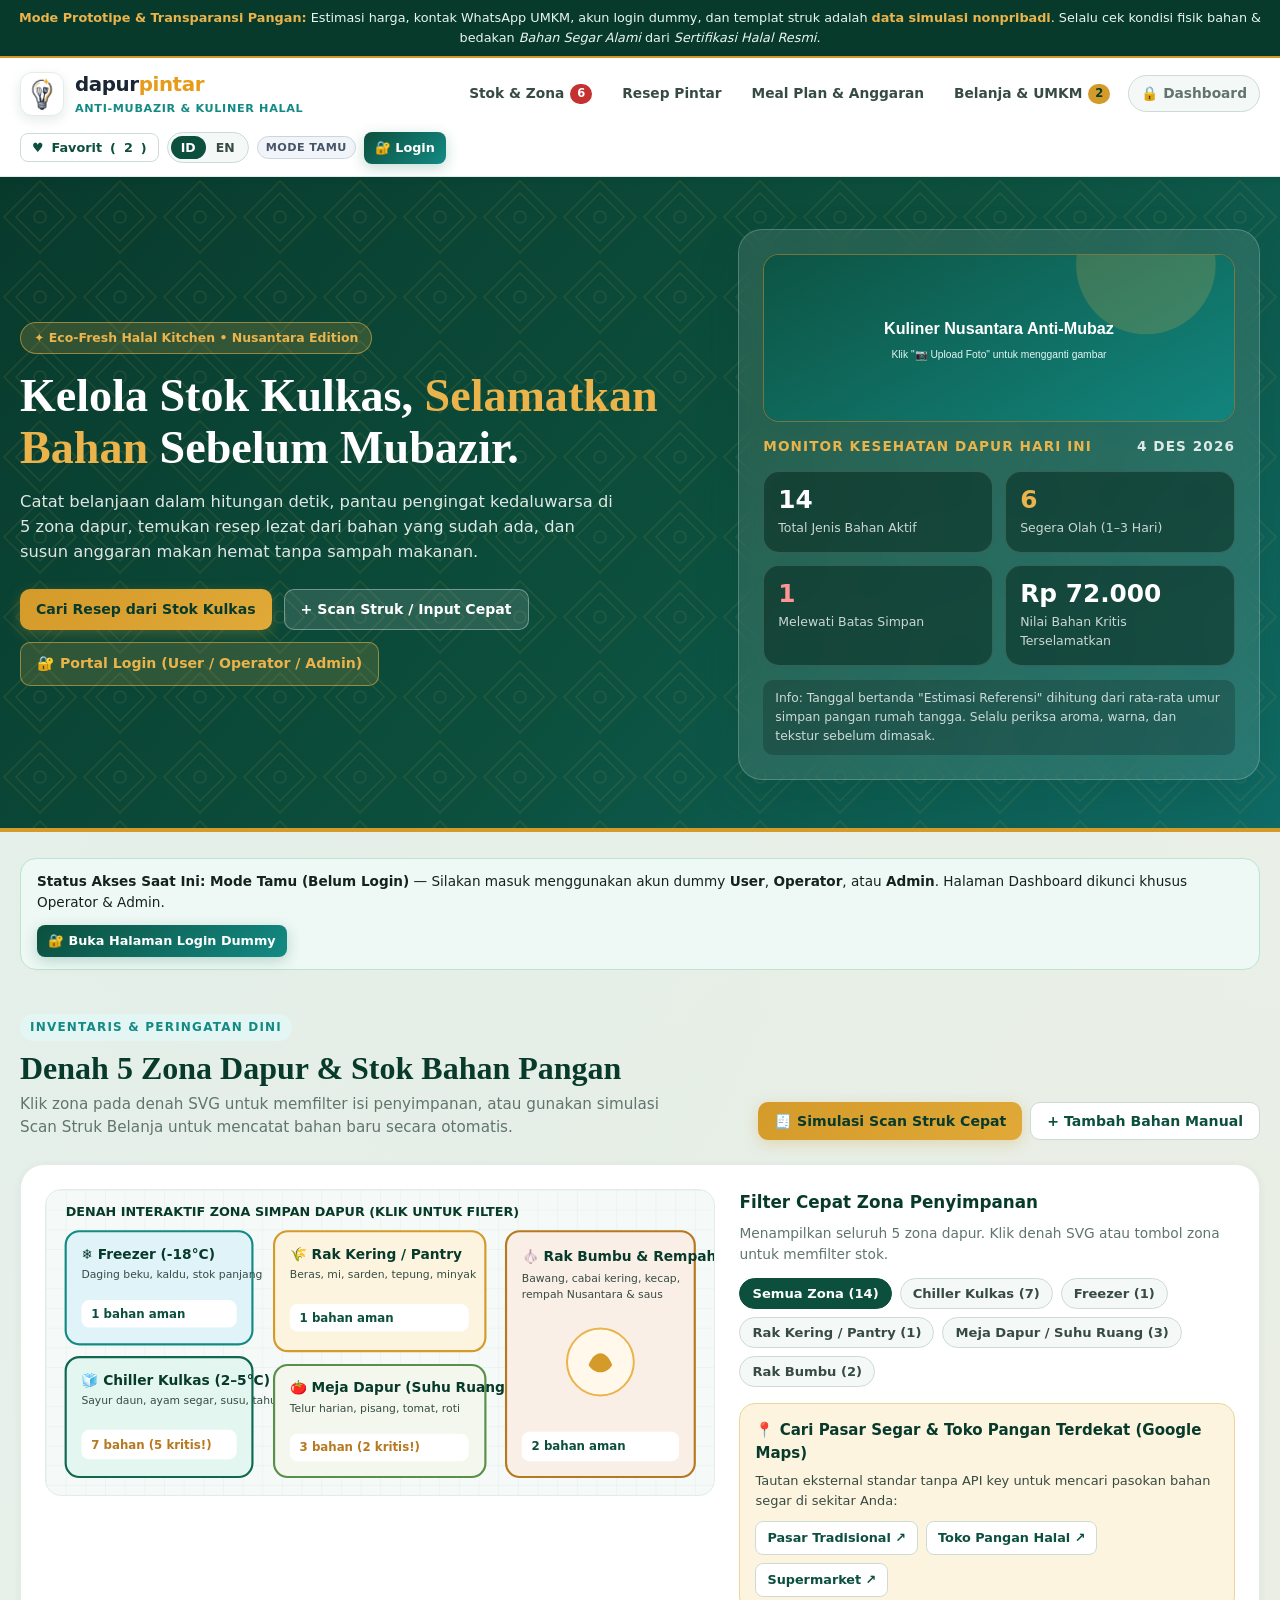
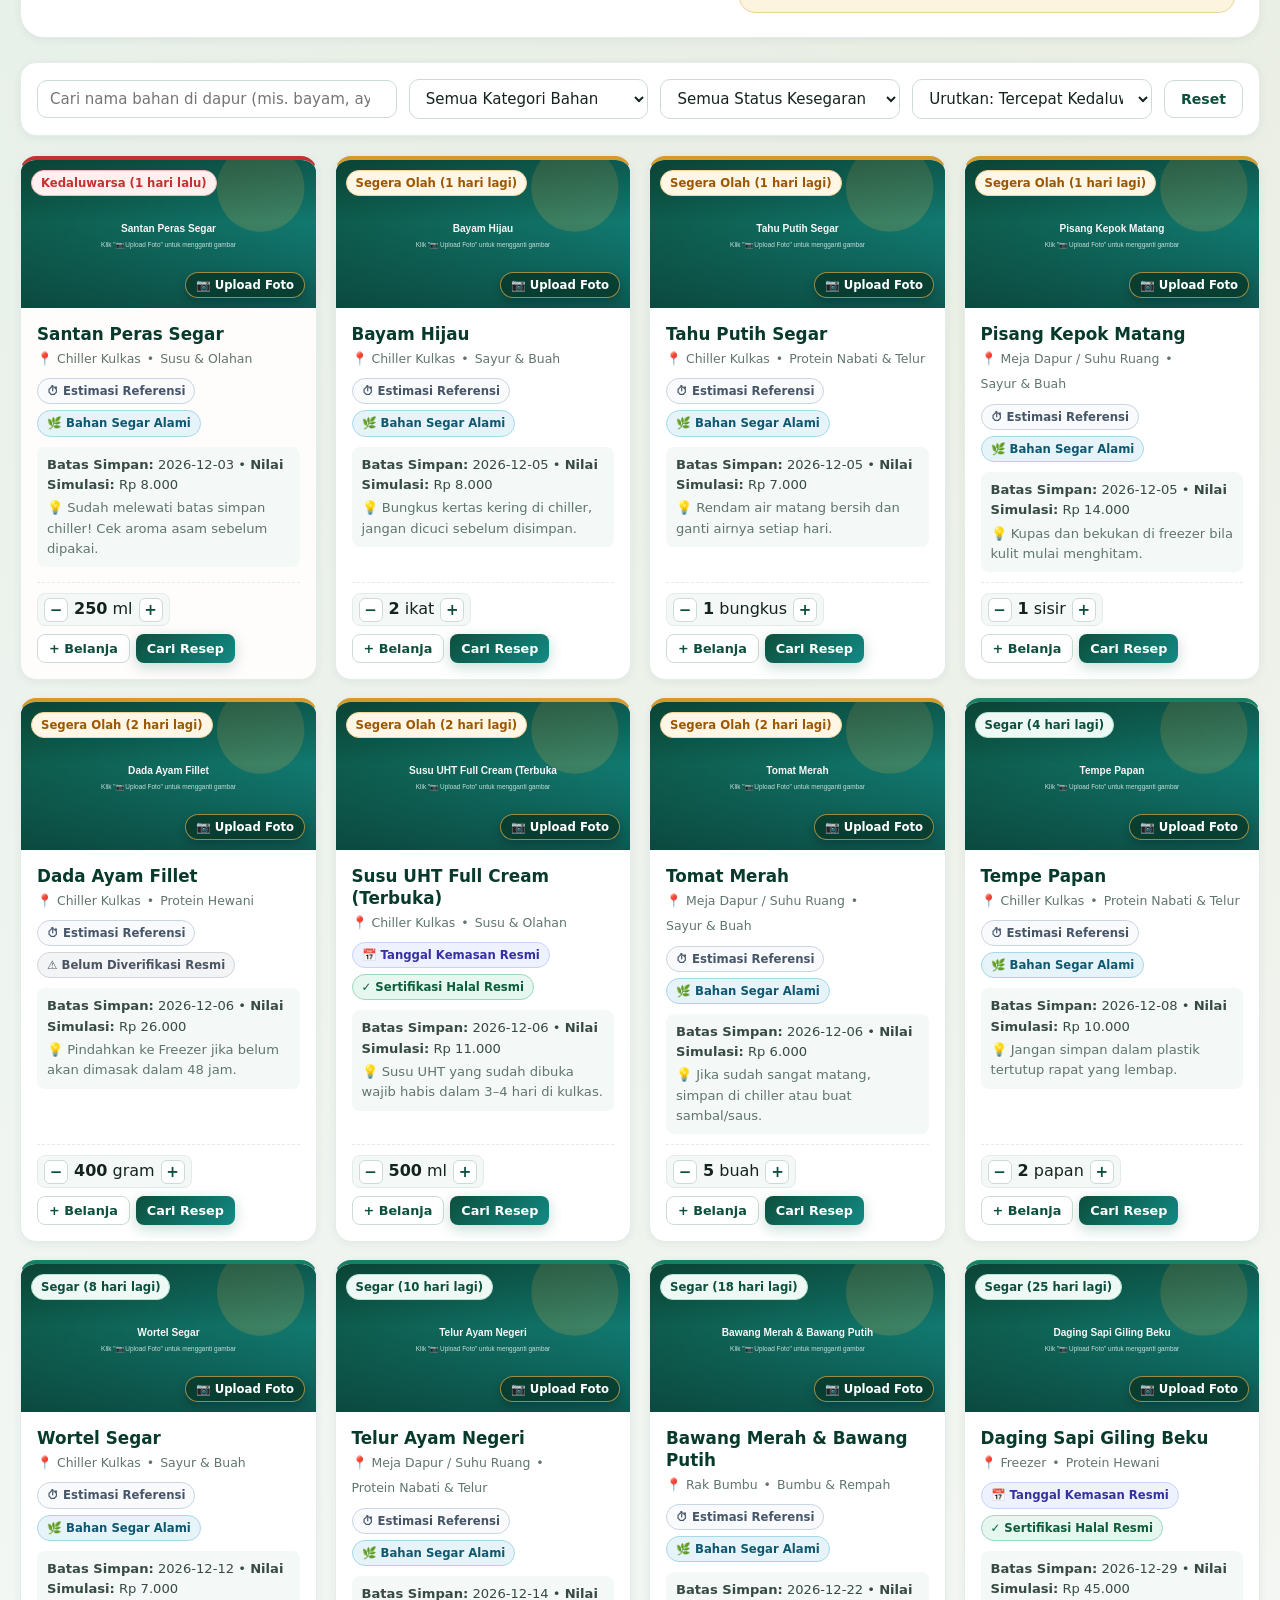
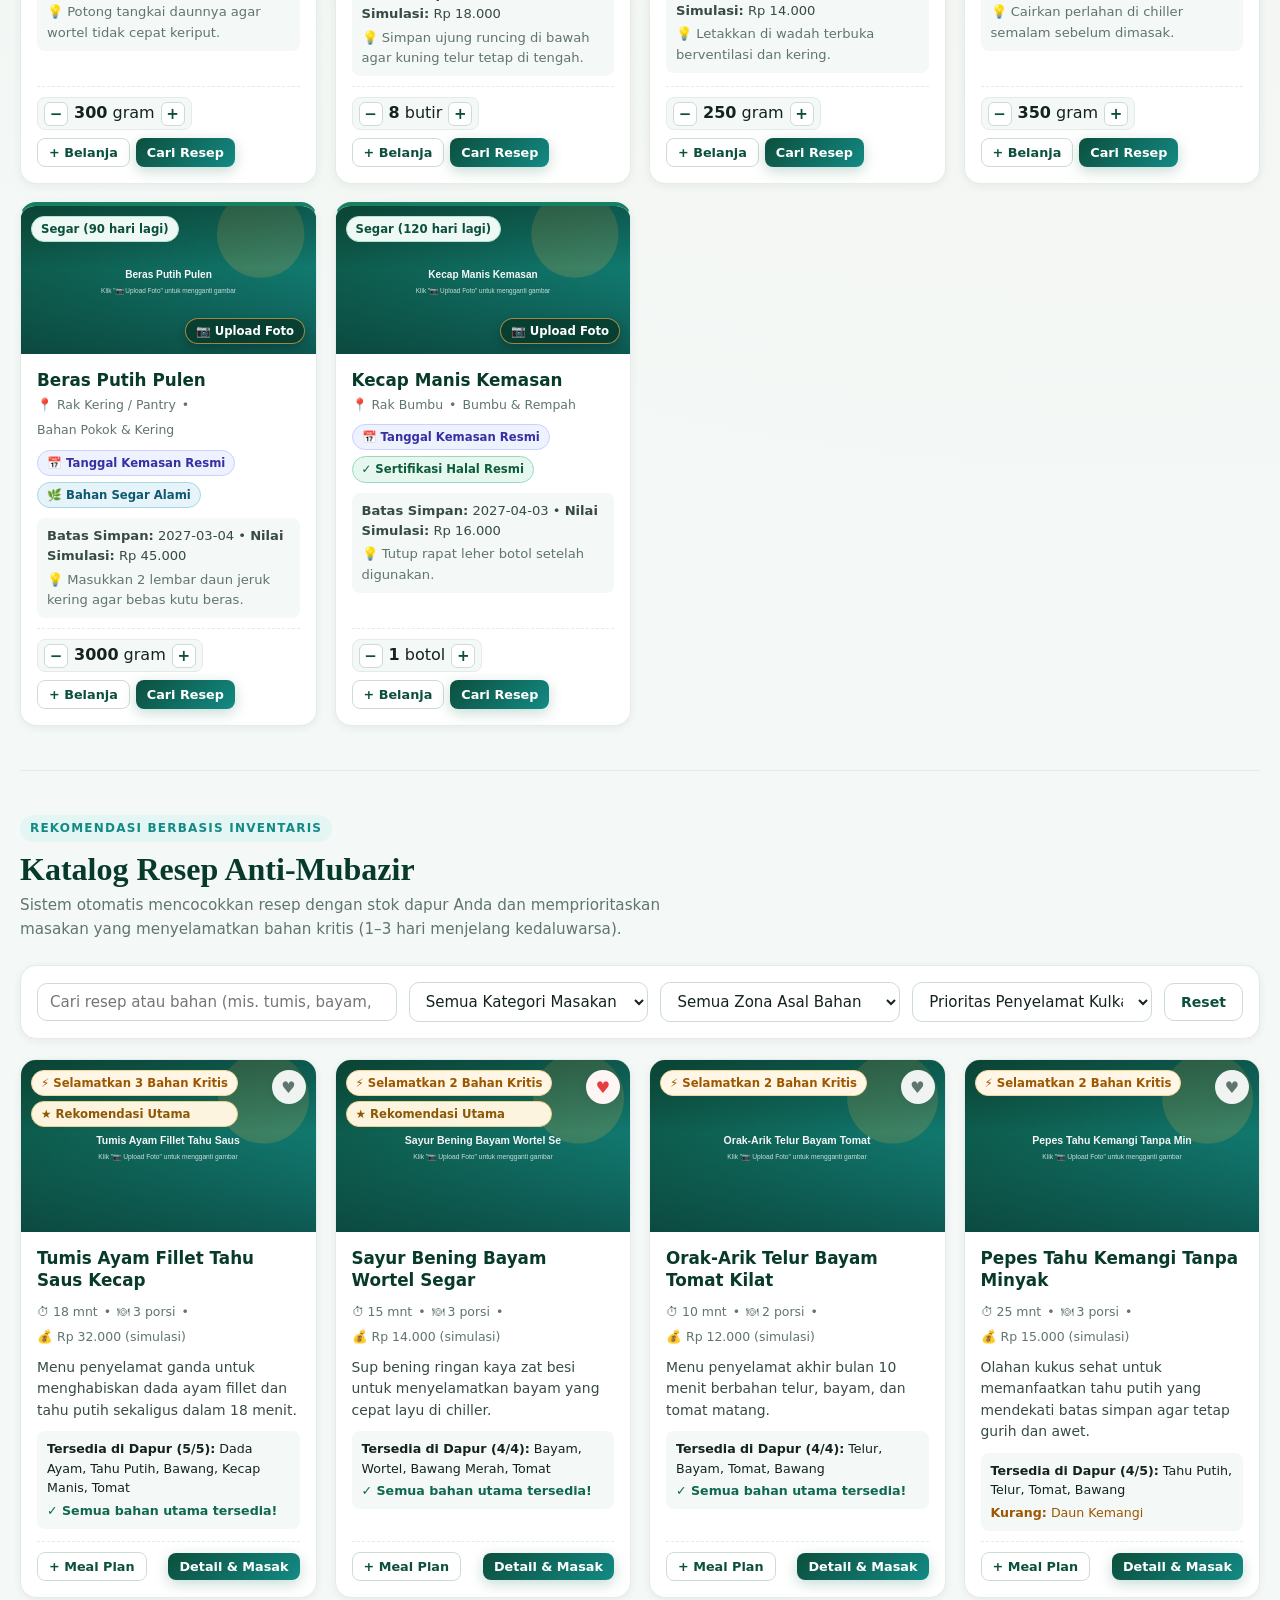
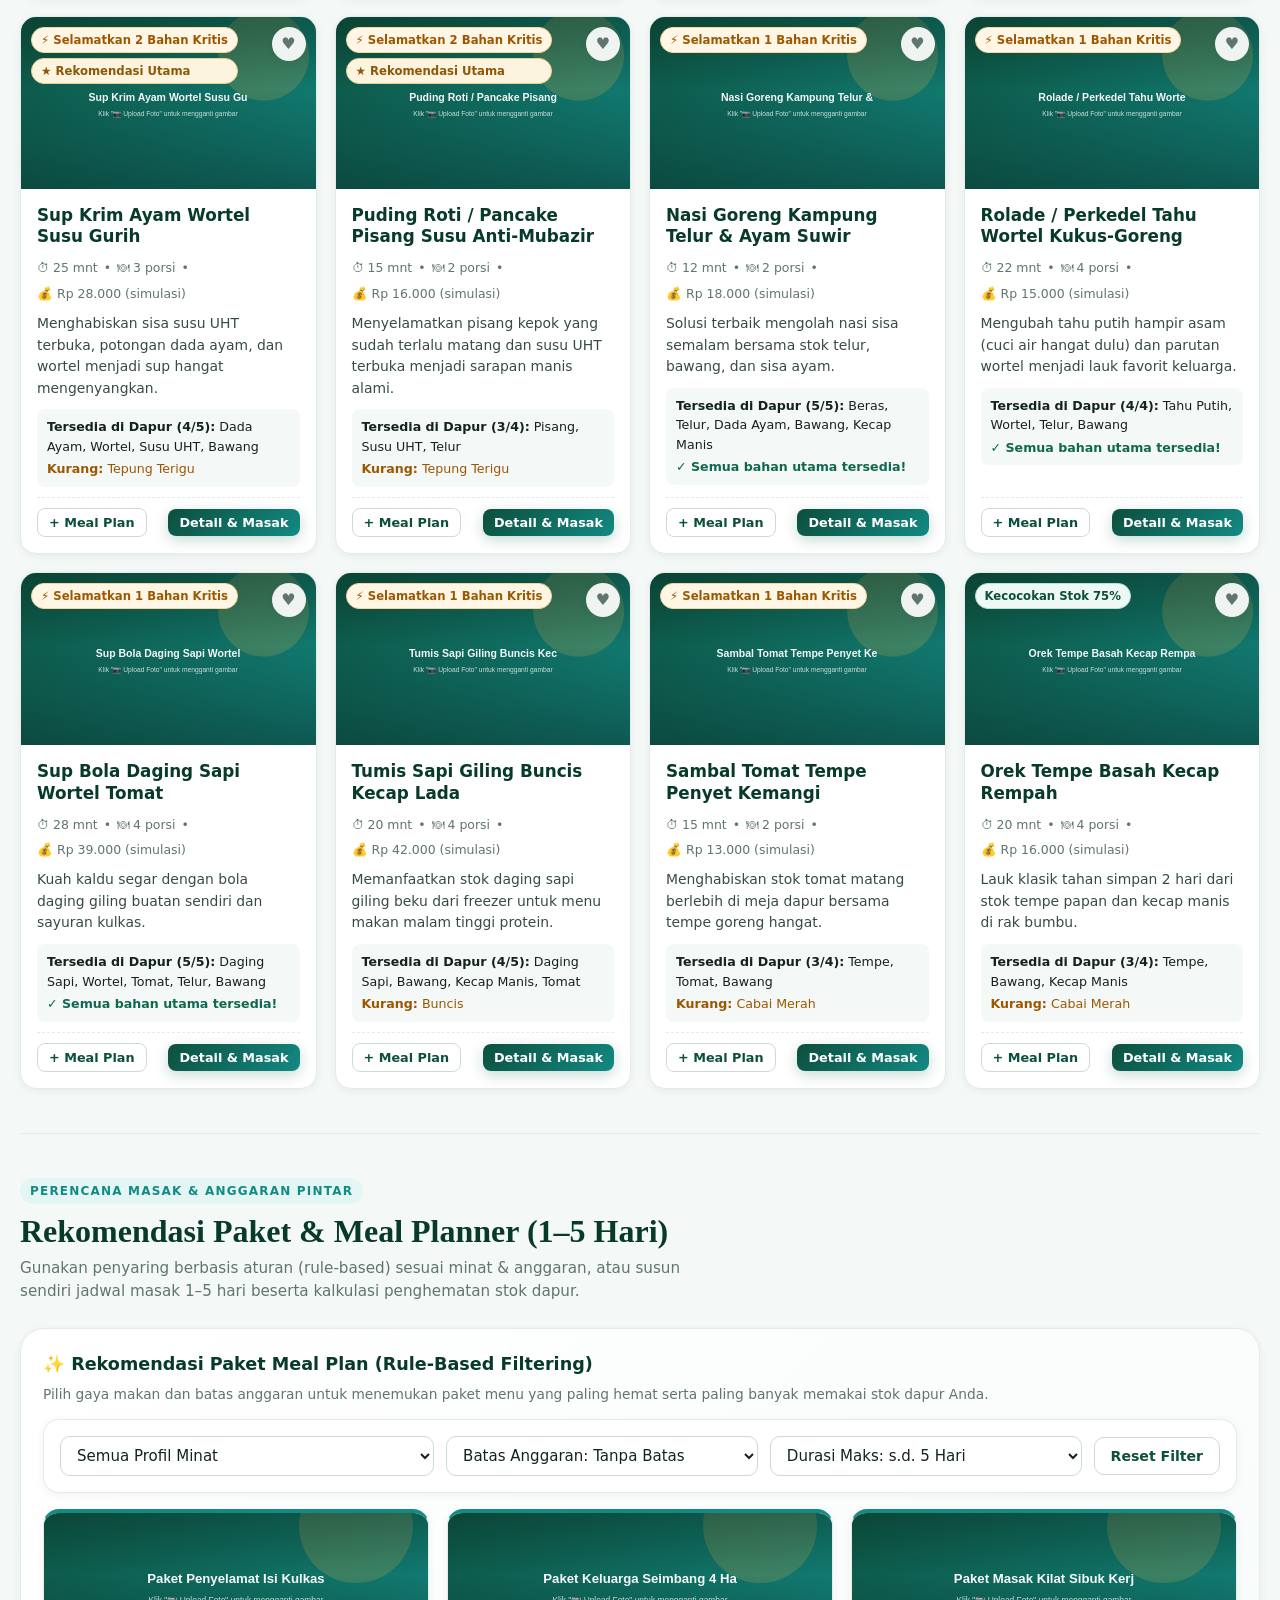
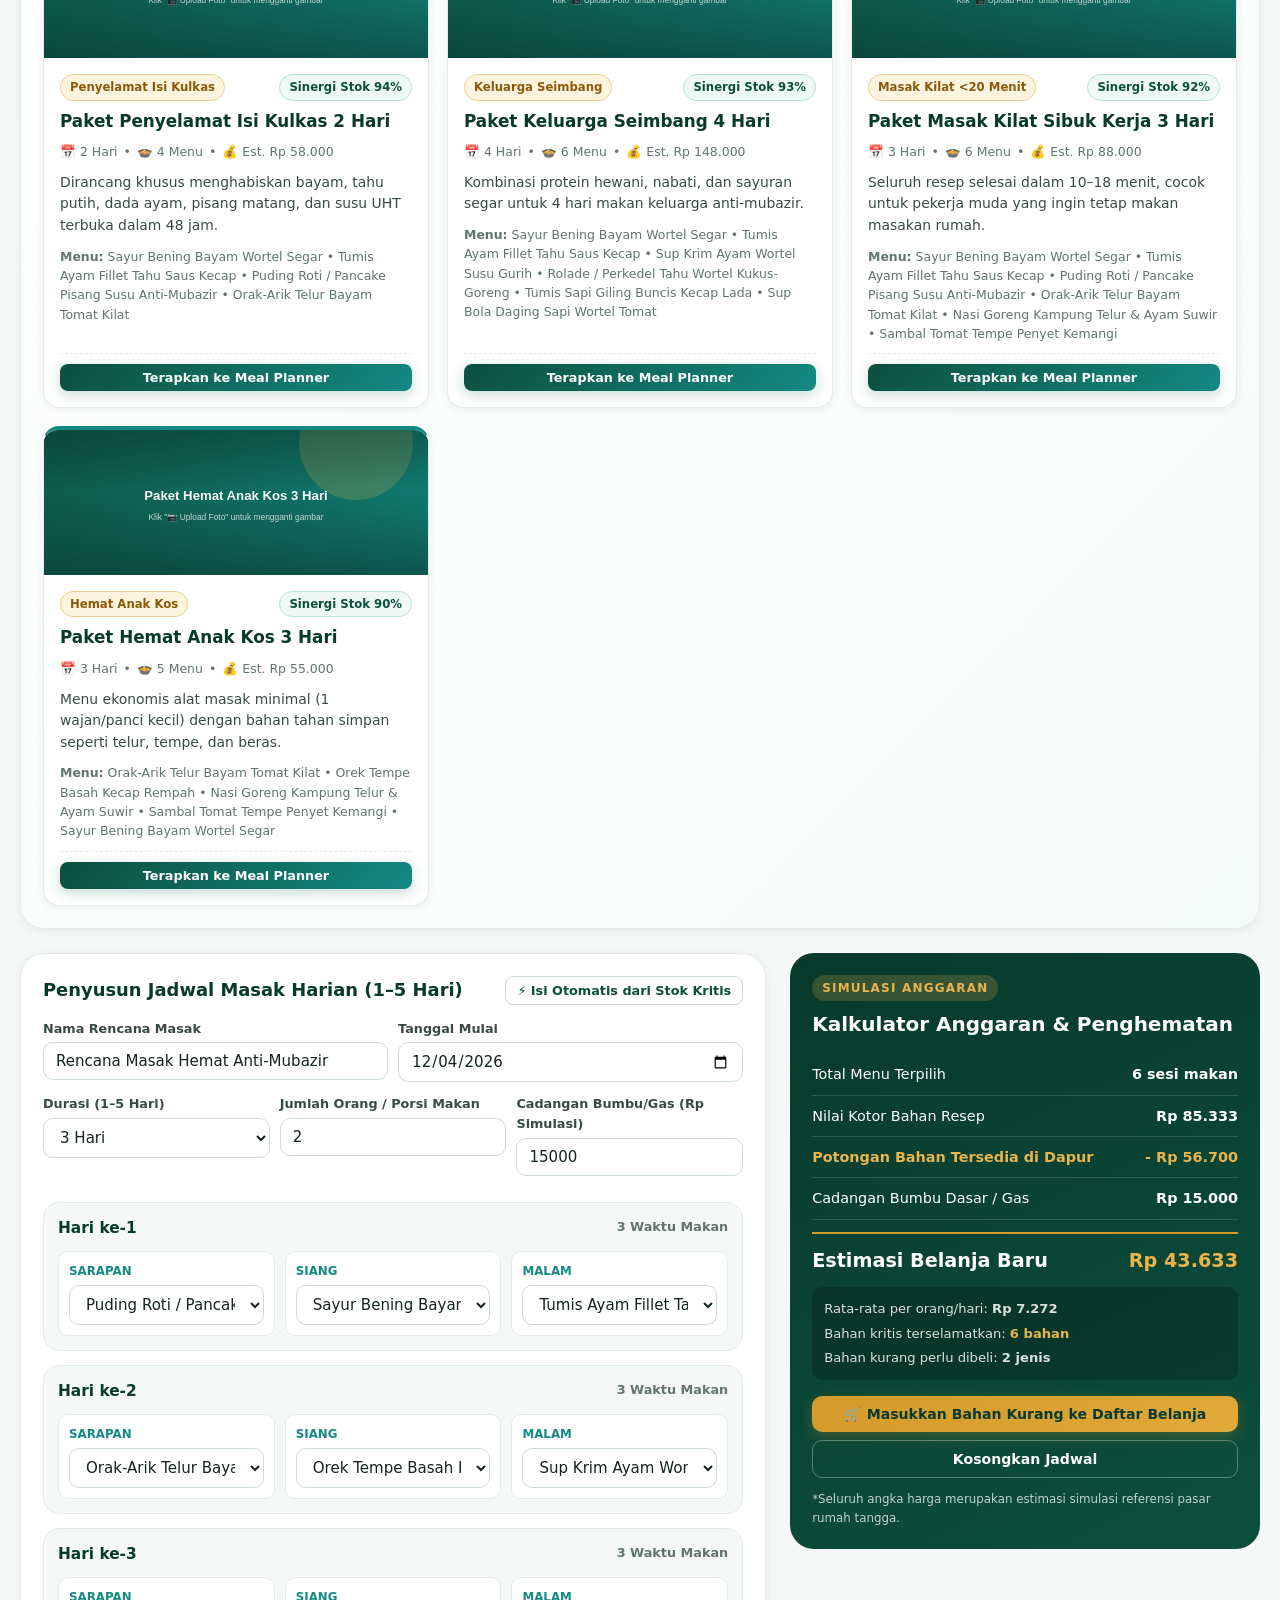
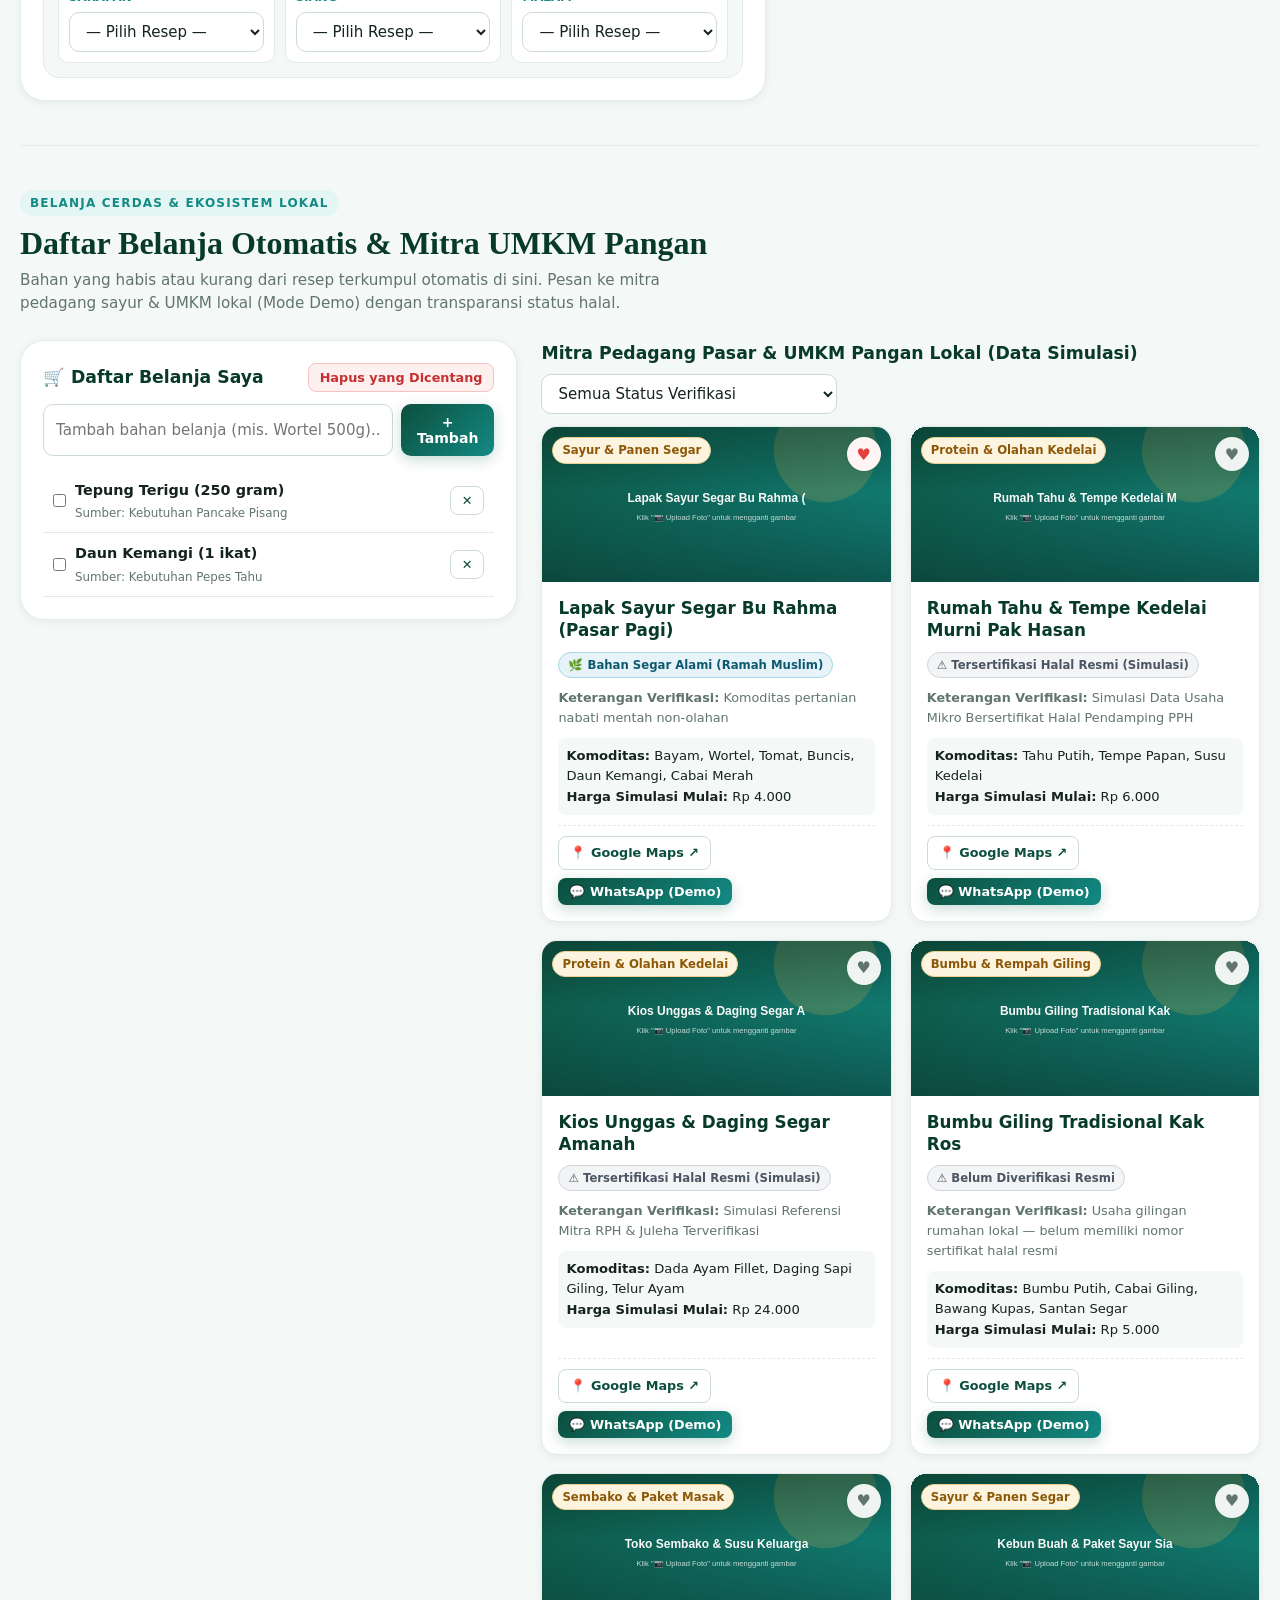
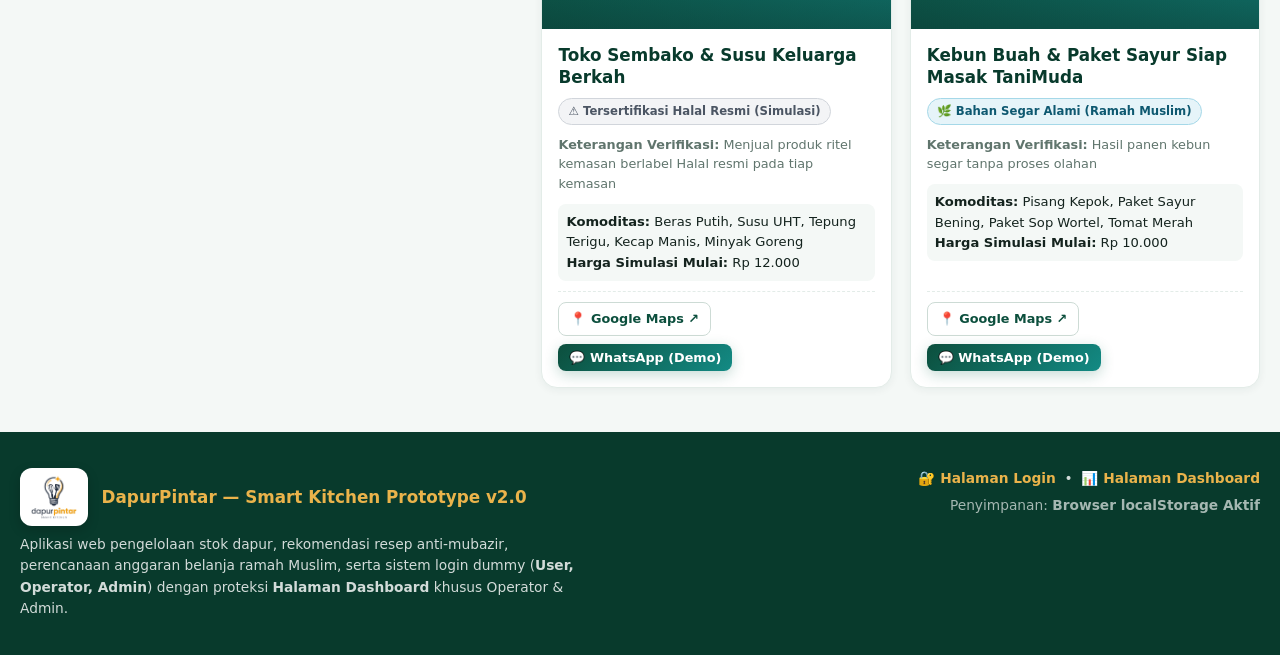
<file: index.html>
<!DOCTYPE html>
<html lang="id">
<head>
  <meta charset="UTF-8" />
  <meta name="viewport" content="width=device-width, initial-scale=1.0" />
  <title>DapurPintar — Asisten Stok Bahan &amp; Resep Anti-Mubazir</title>
  <link rel="icon" type="image/png" href="logo-icon.png" />
  <link rel="stylesheet" href="style.css" />
</head>
<body id="mainAppRoot">

  <!-- Top Ethical & Simulation Transparency Notice -->
  <div class="sim-banner" id="simBanner">
    <strong>Mode Prototipe &amp; Transparansi Pangan:</strong> Estimasi harga, kontak WhatsApp UMKM, akun login dummy, dan templat struk adalah <strong>data simulasi nonpribadi</strong>. Selalu cek kondisi fisik bahan &amp; bedakan <em>Bahan Segar Alami</em> dari <em>Sertifikasi Halal Resmi</em>.
  </div>

  <!-- Sticky Navigation -->
  <header class="navbar">
    <div class="nav-inner">
      <a href="#top" class="brand">
        <span class="brand-badge">
          <img src="logo-icon.png" alt="Logo DapurPintar" class="brand-logo-img" />
        </span>
        <div>
          <span>dapur<span class="brand-accent">pintar</span></span>
          <small id="navTagline">Anti-Mubazir &amp; Kuliner Halal</small>
        </div>
      </a>

      <nav class="nav-links" aria-label="Navigasi Utama">
        <a href="#stokSection"><span data-i18n="navStock">Stok &amp; Zona</span> <span class="pill-count danger" id="navExpiringBadge">0</span></a>
        <a href="#resepSection"><span data-i18n="navRecipes">Resep Pintar</span></a>
        <a href="#plannerSection"><span data-i18n="navPlanner">Meal Plan &amp; Anggaran</span></a>
        <a href="#belanjaSection"><span data-i18n="navMarket">Belanja &amp; UMKM</span> <span class="pill-count" id="navShopBadge">0</span></a>
        <a href="dashboard.html" class="nav-dash-btn" id="mainNavDashLink">📊 Dashboard</a>
      </nav>

      <div class="nav-actions">
        <button class="btn btn-outline btn-sm" id="btnToggleFavFilter" title="Lihat Item Favorit">
          ♥ <span data-i18n="navFav">Favorit</span> (<span id="navFavBadge">0</span>)
        </button>
        <div class="lang-toggle" role="group" aria-label="Pilihan Bahasa">
          <button type="button" id="langID" class="active">ID</button>
          <button type="button" id="langEN">EN</button>
        </div>
        <div id="navUserWidget" class="nav-user-widget"></div>
      </div>
    </div>
  </header>

  <!-- Hero Section -->
  <div class="hero" id="top">
    <div class="container hero-grid">
      <div>
        <div class="hero-tag" data-i18n="heroBadge">✦ Eco-Fresh Halal Kitchen • Nusantara Edition</div>
        <h1 id="heroTitle">Kelola Stok Kulkas, <span>Selamatkan Bahan</span> Sebelum Mubazir.</h1>
        <p id="heroDesc">
          Catat belanjaan dalam hitungan detik, pantau pengingat kedaluwarsa di 5 zona dapur, temukan resep lezat dari bahan yang sudah ada, dan susun anggaran makan hemat tanpa sampah makanan.
        </p>
        <div class="hero-cta">
          <a href="#resepSection" class="btn btn-gold" data-i18n="ctaFindRecipe">Cari Resep dari Stok Kulkas</a>
          <button type="button" class="btn btn-outline" style="background:rgba(255,255,255,0.12);color:#fff;border-color:rgba(255,255,255,0.35);" id="btnHeroOpenScanner" data-i18n="ctaScanReceipt">
            + Scan Struk / Input Cepat
          </button>
          <a href="login.html" class="btn btn-outline" style="background:rgba(234,179,75,0.16);color:var(--gold-400);border-color:rgba(234,179,75,0.55);" id="heroAuthBtn">
            🔐 Portal Login (User / Operator / Admin)
          </a>
        </div>
      </div>

      <aside class="hero-stats-card" aria-label="Ringkasan Kesehatan Stok Dapur">
        <div class="hero-photo-frame" id="heroPhotoContainer"></div>
        <div class="hero-stats-title">
          <span data-i18n="statsTitle">Monitor Kesehatan Dapur Hari Ini</span>
          <span id="todayDateLabel" style="font-weight:600;color:#fff;opacity:0.85;"></span>
        </div>
        <div class="stats-grid">
          <div class="stat-box">
            <div class="num" id="statTotalStock">0</div>
            <div class="lbl" data-i18n="statTotalLbl">Total Jenis Bahan Aktif</div>
          </div>
          <div class="stat-box warn">
            <div class="num" id="statExpiringSoon">0</div>
            <div class="lbl" data-i18n="statWarnLbl">Segera Olah (1–3 Hari)</div>
          </div>
          <div class="stat-box danger">
            <div class="num" id="statExpired">0</div>
            <div class="lbl" data-i18n="statExpLbl">Melewati Batas Simpan</div>
          </div>
          <div class="stat-box">
            <div class="num" id="statRescueValue">Rp 0</div>
            <div class="lbl" data-i18n="statRescueLbl">Nilai Bahan Kritis Terselamatkan</div>
          </div>
        </div>
        <div class="hero-note" data-i18n="heroSafetyNote">
          Info: Tanggal bertanda "Estimasi Referensi" dihitung dari rata-rata umur simpan pangan rumah tangga. Selalu periksa aroma, warna, dan tekstur sebelum dimasak.
        </div>
      </aside>
    </div>
  </div>

  <main class="container">

    <!-- Active Role Status Strip on Home Page -->
    <div id="homeRoleStrip" style="margin-top:26px;"></div>

    <!-- SECTION 1: DENAH SVG ZONA DAPUR + STOK BAHAN + SCAN STRUK -->
    <section id="stokSection">
      <div class="section-header">
        <div>
          <span class="eyebrow" data-i18n="sec1Eyebrow">Inventaris &amp; Peringatan Dini</span>
          <h2 class="section-title" data-i18n="sec1Title">Denah 5 Zona Dapur &amp; Stok Bahan Pangan</h2>
          <p class="section-sub" data-i18n="sec1Sub">Klik zona pada denah SVG untuk memfilter isi penyimpanan, atau gunakan simulasi Scan Struk Belanja untuk mencatat bahan baru secara otomatis.</p>
        </div>
        <div style="display:flex;gap:8px;flex-wrap:wrap;">
          <button type="button" class="btn btn-gold" id="btnToggleScanner" data-i18n="btnScanToggle">🧾 Simulasi Scan Struk Cepat</button>
          <button type="button" class="btn btn-outline" onclick="openQuickAddStockModal()" data-i18n="btnAddManualStock">+ Tambah Bahan Manual</button>
        </div>
      </div>

      <!-- Collapsible Receipt Scanner Simulation -->
      <div class="scanner-panel" id="scannerPanel" style="display:none;">
        <div style="display:flex;justify-content:space-between;align-items:center;gap:12px;flex-wrap:wrap;">
          <div>
            <h3 style="color:var(--emerald-900);font-size:1.08rem;" data-i18n="scannerTitle">Simulasi Scan Struk Belanja (Mode Demo Lokal)</h3>
            <p style="font-size:0.85rem;color:var(--neutral-500);" data-i18n="scannerSub">Pilih contoh struk atau ketik daftar belanjaan (1 baris per bahan, misal: <code>Bayam Hijau | 2 | ikat</code> atau <code>Telur Ayam 6 butir</code>). Umur simpan otomatis diestimasi.</p>
          </div>
          <div style="display:flex;gap:6px;flex-wrap:wrap;">
            <button type="button" class="btn btn-outline btn-sm" onclick="loadSampleReceipt('pasar')">Struk Pasar Pagi</button>
            <button type="button" class="btn btn-outline btn-sm" onclick="loadSampleReceipt('kos')">Struk Minimarket Kos</button>
            <button type="button" class="btn btn-outline btn-sm" onclick="loadSampleReceipt('keluarga')">Struk Mingguan Keluarga</button>
          </div>
        </div>
        <div class="scanner-grid">
          <div>
            <textarea id="receiptTextarea" rows="5" class="input" placeholder="Contoh:&#10;Kangkung Segar | 2 | ikat&#10;Tahu Putih | 1 | bungkus&#10;Susu UHT Full Cream | 1 | kotak"></textarea>
          </div>
          <div style="display:flex;flex-direction:column;justify-content:space-between;gap:10px;">
            <div style="font-size:0.83rem;color:var(--neutral-700);background:var(--white);padding:12px;border-radius:10px;border:1px solid var(--neutral-200);">
              <strong>Catatan Transparansi:</strong> Bahan hasil ekstraksi struk otomatis diberi label <em>"Estimasi Referensi"</em> (bukan tanggal kemasan resmi) dan status halal sesuai klasifikasi bahan mentah/kemasan umum. Pengelolaan katalog penuh tersedia di <strong>Halaman Dashboard (Operator &amp; Admin)</strong>.
            </div>
            <div style="display:flex;gap:10px;justify-content:flex-end;">
              <button type="button" class="btn btn-outline" onclick="document.getElementById('scannerPanel').style.display='none'">Tutup</button>
              <button type="button" class="btn btn-primary" id="btnProcessReceipt">Ekstrak &amp; Masukkan ke Stok Dapur</button>
            </div>
          </div>
        </div>
      </div>

      <!-- Interactive SVG Kitchen Storage Map -->
      <div class="kitchen-map-wrap">
        <div class="svg-map-box">
          <svg id="kitchenSvgMap" viewBox="0 0 680 310" role="img" aria-label="Denah Interaktif 5 Zona Penyimpanan Dapur">
            <defs>
              <pattern id="gridPat" width="20" height="20" patternUnits="userSpaceOnUse">
                <path d="M 20 0 L 0 0 0 20" fill="none" stroke="#dcebe5" stroke-width="0.8"/>
              </pattern>
            </defs>
            <rect width="680" height="310" fill="url(#gridPat)" />
            <text x="20" y="26" fill="#083a2c" font-size="13" font-weight="800">DENAH INTERAKTIF ZONA SIMPAN DAPUR (KLIK UNTUK FILTER)</text>

            <!-- Zone 1: Freezer -->
            <g class="zone-node" data-zone="Freezer" onclick="selectZoneFromMap('Freezer')">
              <rect class="zone-bg" x="20" y="42" width="190" height="115" rx="14" fill="#dff3f9" stroke="#138a84" stroke-width="2.2"/>
              <text x="36" y="70" fill="#083a2c" font-size="14" font-weight="800">❄ Freezer (-18°C)</text>
              <text x="36" y="90" fill="#374b43" font-size="11">Daging beku, kaldu, stok panjang</text>
              <rect x="36" y="112" width="158" height="28" rx="8" fill="#ffffff"/>
              <text id="svgCount-Freezer" x="46" y="130" fill="#0c4f3d" font-size="12" font-weight="700">0 bahan</text>
            </g>

            <!-- Zone 2: Chiller Kulkas -->
            <g class="zone-node" data-zone="Chiller Kulkas" onclick="selectZoneFromMap('Chiller Kulkas')">
              <rect class="zone-bg" x="20" y="170" width="190" height="122" rx="14" fill="#e3f6ef" stroke="#0f684f" stroke-width="2.2"/>
              <text x="36" y="198" fill="#083a2c" font-size="14" font-weight="800">🧊 Chiller Kulkas (2–5°C)</text>
              <text x="36" y="218" fill="#374b43" font-size="11">Sayur daun, ayam segar, susu, tahu</text>
              <rect x="36" y="244" width="158" height="30" rx="8" fill="#ffffff"/>
              <text id="svgCount-Chiller" x="46" y="263" fill="#0c4f3d" font-size="12" font-weight="700">0 bahan</text>
            </g>

            <!-- Zone 3: Rak Kering / Pantry -->
            <g class="zone-node" data-zone="Rak Kering / Pantry" onclick="selectZoneFromMap('Rak Kering / Pantry')">
              <rect class="zone-bg" x="232" y="42" width="215" height="122" rx="14" fill="#fdf4df" stroke="#d49a2a" stroke-width="2.2"/>
              <text x="248" y="70" fill="#083a2c" font-size="14" font-weight="800">🌾 Rak Kering / Pantry</text>
              <text x="248" y="90" fill="#374b43" font-size="11">Beras, mi, sarden, tepung, minyak</text>
              <rect x="248" y="116" width="182" height="28" rx="8" fill="#ffffff"/>
              <text id="svgCount-Pantry" x="258" y="134" fill="#0c4f3d" font-size="12" font-weight="700">0 bahan</text>
            </g>

            <!-- Zone 4: Meja Dapur / Suhu Ruang -->
            <g class="zone-node" data-zone="Meja Dapur / Suhu Ruang" onclick="selectZoneFromMap('Meja Dapur / Suhu Ruang')">
              <rect class="zone-bg" x="232" y="178" width="215" height="114" rx="14" fill="#f3f7ee" stroke="#5a8f49" stroke-width="2.2"/>
              <text x="248" y="206" fill="#083a2c" font-size="14" font-weight="800">🍅 Meja Dapur (Suhu Ruang)</text>
              <text x="248" y="226" fill="#374b43" font-size="11">Telur harian, pisang, tomat, roti</text>
              <rect x="248" y="248" width="182" height="28" rx="8" fill="#ffffff"/>
              <text id="svgCount-Meja" x="258" y="266" fill="#0c4f3d" font-size="12" font-weight="700">0 bahan</text>
            </g>

            <!-- Zone 5: Rak Bumbu -->
            <g class="zone-node" data-zone="Rak Bumbu" onclick="selectZoneFromMap('Rak Bumbu')">
              <rect class="zone-bg" x="468" y="42" width="192" height="250" rx="14" fill="#f9efe6" stroke="#b7791f" stroke-width="2.2"/>
              <text x="484" y="72" fill="#083a2c" font-size="14" font-weight="800">🧄 Rak Bumbu &amp; Rempah</text>
              <text x="484" y="94" fill="#374b43" font-size="11">Bawang, cabai kering, kecap,</text>
              <text x="484" y="110" fill="#374b43" font-size="11">rempah Nusantara &amp; saus</text>
              <circle cx="564" cy="175" r="34" fill="#fff8eb" stroke="#eab34b" stroke-width="2"/>
              <path d="M552 178c6-16 18-16 24 0c-6 10-18 10-24 0z" fill="#d49a2a"/>
              <rect x="484" y="246" width="160" height="30" rx="8" fill="#ffffff"/>
              <text id="svgCount-Bumbu" x="494" y="265" fill="#0c4f3d" font-size="12" font-weight="700">0 bahan</text>
            </g>
          </svg>
        </div>

        <div class="map-side-info">
          <div>
            <h3 style="font-size:1.05rem;color:var(--emerald-900);margin-bottom:8px;" data-i18n="zoneFilterTitle">Filter Cepat Zona Penyimpanan</h3>
            <p style="font-size:0.86rem;color:var(--neutral-500);margin-bottom:12px;" id="activeZoneCaption">Menampilkan seluruh 5 zona dapur. Klik denah atau tombol di bawah untuk fokus pada satu area.</p>
            <div class="zone-pills" id="zoneQuickPills"></div>
          </div>

          <div class="maps-shortcut-card">
            <h4 data-i18n="mapsCardTitle">📍 Cari Pasar Segar &amp; Toko Pangan Terdekat (Google Maps)</h4>
            <p style="font-size:0.81rem;color:var(--neutral-700);" data-i18n="mapsCardDesc">Tautan eksternal standar tanpa API key untuk mencari pasokan bahan segar di sekitar Anda:</p>
            <div class="maps-links">
              <a class="btn btn-outline btn-sm" href="https://www.google.com/maps/search/?api=1&query=Pasar+Tradisional+Sayur+Segar+Terdekat" target="_blank" rel="noopener noreferrer">Pasar Tradisional ↗</a>
              <a class="btn btn-outline btn-sm" href="https://www.google.com/maps/search/?api=1&query=Toko+Bahan+Makanan+Halal+Terdekat" target="_blank" rel="noopener noreferrer">Toko Pangan Halal ↗</a>
              <a class="btn btn-outline btn-sm" href="https://www.google.com/maps/search/?api=1&query=Supermarket+Sayur+dan+Buah+Terdekat" target="_blank" rel="noopener noreferrer">Supermarket ↗</a>
            </div>
          </div>
        </div>
      </div>

      <!-- Stock Filter Bar -->
      <div class="filter-bar">
        <input type="search" id="stockSearch" class="input" placeholder="Cari nama bahan di dapur (mis. bayam, ayam, susu)..." />
        <select id="stockCategoryFilter">
          <option value="ALL">Semua Kategori Bahan</option>
          <option value="Sayur & Buah">Sayur &amp; Buah</option>
          <option value="Protein Hewani">Protein Hewani</option>
          <option value="Protein Nabati & Telur">Protein Nabati &amp; Telur</option>
          <option value="Susu & Olahan">Susu &amp; Olahan</option>
          <option value="Bumbu & Rempah">Bumbu &amp; Rempah</option>
          <option value="Bahan Pokok & Kering">Bahan Pokok &amp; Kering</option>
        </select>
        <select id="stockStatusFilter">
          <option value="ALL">Semua Status Kesegaran</option>
          <option value="WARN">Segera Olah (1–3 Hari)</option>
          <option value="EXPIRED">Sudah Kedaluwarsa (≤ 0 Hari)</option>
          <option value="FRESH">Masih Segar (&gt; 3 Hari)</option>
        </select>
        <select id="stockSort">
          <option value="EXP_ASC">Urutkan: Tercepat Kedaluwarsa</option>
          <option value="VAL_DESC">Urutkan: Nilai Ekonomi Tertinggi</option>
          <option value="NAME_ASC">Urutkan: Nama Bahan (A–Z)</option>
        </select>
        <button type="button" class="btn btn-outline" id="btnResetStockFilter">Reset</button>
      </div>

      <div class="cards-grid" id="stockGrid"></div>
    </section>

    <!-- SECTION 2: KATALOG 12+ RESEP ANTI-MUBAZIR -->
    <section id="resepSection">
      <div class="section-header">
        <div>
          <span class="eyebrow" data-i18n="sec2Eyebrow">Rekomendasi Berbasis Inventaris</span>
          <h2 class="section-title" data-i18n="sec2Title">Katalog Resep Anti-Mubazir</h2>
          <p class="section-sub" data-i18n="sec2Sub">Sistem otomatis mencocokkan resep dengan stok dapur Anda dan memprioritaskan masakan yang menyelamatkan bahan kritis (1–3 hari menjelang kedaluwarsa).</p>
        </div>
        <div id="activeIngredientFilterBanner" style="display:none;align-items:center;gap:8px;background:var(--gold-100);padding:8px 14px;border-radius:999px;border:1px solid var(--gold-500);font-size:0.84rem;font-weight:700;">
          <span id="activeIngredientFilterText"></span>
          <button type="button" class="btn btn-sm btn-outline" onclick="clearIngredientRecipeFilter()">✕ Hapus</button>
        </div>
      </div>

      <div class="filter-bar">
        <input type="search" id="recipeSearch" class="input" placeholder="Cari resep atau bahan (mis. tumis, bayam, ayam, sarden)..." />
        <select id="recipeCategoryFilter">
          <option value="ALL">Semua Kategori Masakan</option>
          <option value="Tumisan Cepat">Tumisan Cepat</option>
          <option value="Sup & Berkuah">Sup &amp; Berkuah</option>
          <option value="Lauk Nusantara">Lauk Nusantara</option>
          <option value="Sarapan & Camilan">Sarapan &amp; Camilan</option>
          <option value="Olahan Penyelamat Stok">Olahan Penyelamat Stok</option>
          <option value="Menu Hemat Kos">Menu Hemat Kos</option>
        </select>
        <select id="recipeZoneFilter">
          <option value="ALL">Semua Zona Asal Bahan</option>
          <option value="Chiller Kulkas">Dominan Chiller Kulkas</option>
          <option value="Freezer">Dominan Freezer</option>
          <option value="Rak Kering / Pantry">Dominan Rak Kering / Pantry</option>
          <option value="Meja Dapur / Suhu Ruang">Dominan Meja Dapur</option>
          <option value="Rak Bumbu">Dominan Rak Bumbu</option>
        </select>
        <select id="recipeSort">
          <option value="RESCUE_DESC">Prioritas Penyelamat Kulkas</option>
          <option value="MATCH_DESC">Kecocokan Stok Tertinggi (%)</option>
          <option value="COST_ASC">Estimasi Biaya Termurah</option>
          <option value="TIME_ASC">Waktu Masak Tercepat</option>
          <option value="NAME_ASC">Nama Masakan (A–Z)</option>
        </select>
        <button type="button" class="btn btn-outline" id="btnResetRecipeFilter">Reset</button>
      </div>

      <div class="cards-grid" id="recipeGrid"></div>
    </section>

    <!-- SECTION 3: REKOMENDASI PAKET RULE-BASED + MEAL PLANNER 1-5 HARI + KALKULATOR ANGGARAN -->
    <section id="plannerSection">
      <div class="section-header">
        <div>
          <span class="eyebrow" data-i18n="sec3Eyebrow">Perencana Masak &amp; Anggaran Pintar</span>
          <h2 class="section-title" data-i18n="sec3Title">Rekomendasi Paket &amp; Meal Planner (1–5 Hari)</h2>
          <p class="section-sub" data-i18n="sec3Sub">Gunakan penyaring berbasis aturan (rule-based) sesuai minat &amp; anggaran, atau susun sendiri jadwal masak 1–5 hari beserta kalkulasi penghematan stok dapur.</p>
        </div>
      </div>

      <!-- Rule-Based Package Recommender -->
      <div class="panel-card" style="margin-bottom:24px;background:linear-gradient(135deg,#ffffff,#f4faf7);">
        <h3 style="color:var(--emerald-900);margin-bottom:6px;font-size:1.1rem;" data-i18n="recBoxTitle">✨ Rekomendasi Paket Meal Plan (Rule-Based Filtering)</h3>
        <p style="font-size:0.86rem;color:var(--neutral-500);margin-bottom:14px;">Pilih gaya makan dan batas anggaran untuk menemukan paket menu yang paling hemat serta paling banyak memakai stok dapur Anda.</p>
        <div class="filter-bar" style="margin-bottom:16px;grid-template-columns:1.2fr 1fr 1fr auto;">
          <select id="pkgInterestFilter">
            <option value="ALL">Semua Profil Minat</option>
            <option value="Penyelamat Isi Kulkas">Penyelamat Isi Kulkas</option>
            <option value="Hemat Anak Kos">Hemat Anak Kos</option>
            <option value="Keluarga Seimbang">Keluarga Seimbang</option>
            <option value="Masak Kilat <20 Menit">Masak Kilat &lt;20 Menit</option>
          </select>
          <select id="pkgMaxBudget">
            <option value="9999999">Batas Anggaran: Tanpa Batas</option>
            <option value="60000">Maksimal Rp 60.000</option>
            <option value="100000">Maksimal Rp 100.000</option>
            <option value="160000">Maksimal Rp 160.000</option>
            <option value="250000">Maksimal Rp 250.000</option>
          </select>
          <select id="pkgMaxDays">
            <option value="5">Durasi Maks: s.d. 5 Hari</option>
            <option value="2">Durasi Maks: s.d. 2 Hari</option>
            <option value="3">Durasi Maks: s.d. 3 Hari</option>
          </select>
          <button type="button" class="btn btn-outline" onclick="resetPkgFilters()">Reset Filter</button>
        </div>
        <div class="cards-grid" id="pkgGrid"></div>
      </div>

      <!-- 1-5 Day Meal Planner & Live Budget Calculator -->
      <div class="planner-layout">
        <div class="panel-card">
          <div style="display:flex;justify-content:space-between;align-items:center;gap:10px;flex-wrap:wrap;margin-bottom:14px;">
            <h3 style="color:var(--emerald-900);font-size:1.12rem;" data-i18n="plannerFormTitle">Penyusun Jadwal Masak Harian (1–5 Hari)</h3>
            <button type="button" class="btn btn-outline btn-sm" id="btnAutoFillPlanner">⚡ Isi Otomatis dari Stok Kritis</button>
          </div>

          <div class="form-row">
            <div class="form-group">
              <label for="planName">Nama Rencana Masak</label>
              <input type="text" id="planName" class="input" value="Rencana Masak Hemat Anti-Mubazir" />
            </div>
            <div class="form-group">
              <label for="planStartDate">Tanggal Mulai</label>
              <input type="date" id="planStartDate" class="input" />
            </div>
          </div>

          <div class="form-row" style="grid-template-columns:1fr 1fr 1fr;">
            <div class="form-group">
              <label for="planDays">Durasi (1–5 Hari)</label>
              <select id="planDays">
                <option value="1">1 Hari</option>
                <option value="2">2 Hari</option>
                <option value="3" selected>3 Hari</option>
                <option value="4">4 Hari</option>
                <option value="5">5 Hari</option>
              </select>
            </div>
            <div class="form-group">
              <label for="planPeople">Jumlah Orang / Porsi Makan</label>
              <input type="number" id="planPeople" class="input" min="1" max="12" value="2" />
            </div>
            <div class="form-group">
              <label for="planExtraBudget">Cadangan Bumbu/Gas (Rp Simulasi)</label>
              <input type="number" id="planExtraBudget" class="input" min="0" step="5000" value="15000" />
            </div>
          </div>

          <div id="plannerDaysContainer"></div>
        </div>

        <!-- Live Budget & Anti-Waste Calculator -->
        <aside class="budget-summary-box" aria-label="Kalkulator Estimasi Anggaran">
          <span class="eyebrow" style="background:rgba(234,179,75,0.2);color:var(--gold-400);">Simulasi Anggaran</span>
          <h3 style="font-size:1.25rem;margin-bottom:14px;" data-i18n="calcTitle">Kalkulator Anggaran &amp; Penghematan</h3>

          <div class="budget-row">
            <span>Total Menu Terpilih</span>
            <strong id="calcMenuCount">0 sesi makan</strong>
          </div>
          <div class="budget-row">
            <span>Nilai Kotor Bahan Resep</span>
            <strong id="calcGrossCost">Rp 0</strong>
          </div>
          <div class="budget-row highlight">
            <span>Potongan Bahan Tersedia di Dapur</span>
            <strong id="calcSavedFromStock">- Rp 0</strong>
          </div>
          <div class="budget-row">
            <span>Cadangan Bumbu Dasar / Gas</span>
            <strong id="calcExtraReserve">Rp 0</strong>
          </div>

          <div class="budget-total">
            <span>Estimasi Belanja Baru</span>
            <span style="color:var(--gold-400);" id="calcNetGrocery">Rp 0</span>
          </div>

          <div style="margin-top:12px;font-size:0.82rem;color:rgba(255,255,255,0.85);background:rgba(0,0,0,0.22);padding:12px;border-radius:10px;">
            <div>Rata-rata per orang/hari: <strong id="calcPerPersonDay">Rp 0</strong></div>
            <div style="margin-top:4px;">Bahan kritis terselamatkan: <strong id="calcCriticalSavedCount" style="color:var(--gold-400);">0 bahan</strong></div>
            <div style="margin-top:4px;">Bahan kurang perlu dibeli: <strong id="calcMissingListCount">0 jenis</strong></div>
          </div>

          <div style="margin-top:16px;display:flex;flex-direction:column;gap:8px;">
            <button type="button" class="btn btn-gold" id="btnExportMissingToShop">🛒 Masukkan Bahan Kurang ke Daftar Belanja</button>
            <button type="button" class="btn btn-outline" style="background:transparent;color:#fff;border-color:rgba(255,255,255,0.3);" id="btnClearPlanner">Kosongkan Jadwal</button>
          </div>
          <p style="font-size:0.74rem;opacity:0.75;margin-top:12px;">*Seluruh angka harga merupakan estimasi simulasi referensi pasar rumah tangga.</p>
        </aside>
      </div>
    </section>

    <!-- SECTION 4: DAFTAR BELANJA OTOMATIS & MITRA PANGAN UMKM LOKAL -->
    <section id="belanjaSection" style="border-bottom:none;">
      <div class="section-header">
        <div>
          <span class="eyebrow" data-i18n="sec4Eyebrow">Belanja Cerdas &amp; Ekosistem Lokal</span>
          <h2 class="section-title" data-i18n="sec4Title">Daftar Belanja Otomatis &amp; Mitra UMKM Pangan</h2>
          <p class="section-sub" data-i18n="sec4Sub">Bahan yang habis atau kurang dari resep terkumpul otomatis di sini. Pesan ke mitra pedagang sayur &amp; UMKM lokal (Mode Demo) dengan transparansi status halal.</p>
        </div>
      </div>

      <div class="market-layout">
        <!-- Smart Shopping List -->
        <div class="panel-card">
          <div style="display:flex;justify-content:space-between;align-items:center;margin-bottom:12px;">
            <h3 style="color:var(--emerald-900);font-size:1.08rem;" data-i18n="shopListTitle">🛒 Daftar Belanja Saya</h3>
            <button type="button" class="btn btn-danger btn-sm" id="btnClearCheckedShop">Hapus yang Dicentang</button>
          </div>

          <form id="formAddShopItem" style="display:flex;gap:8px;margin-bottom:14px;">
            <input type="text" id="shopItemInput" class="input" placeholder="Tambah bahan belanja (mis. Wortel 500g)..." required />
            <button type="submit" class="btn btn-primary">+ Tambah</button>
          </form>

          <div id="shoppingListContainer" style="max-height:380px;overflow-y:auto;"></div>
        </div>

        <!-- UMKM Local Food Partners -->
        <div>
          <div style="display:flex;justify-content:space-between;align-items:center;margin-bottom:12px;flex-wrap:wrap;gap:8px;">
            <h3 style="color:var(--emerald-900);font-size:1.08rem;" data-i18n="umkmCatalogTitle">Mitra Pedagang Pasar &amp; UMKM Pangan Lokal (Data Simulasi)</h3>
            <select id="umkmHalalFilter" style="width:auto;">
              <option value="ALL">Semua Status Verifikasi</option>
              <option value="Tersertifikasi Halal Resmi (Simulasi)">Sertifikasi Halal Resmi (Simulasi)</option>
              <option value="Bahan Segar Alami (Ramah Muslim)">Bahan Segar Alami (Non-Olahan)</option>
              <option value="Belum Diverifikasi Resmi">Belum Diverifikasi Resmi</option>
            </select>
          </div>
          <div class="cards-grid" id="umkmGrid"></div>
        </div>
      </div>
    </section>

  </main>

  <footer>
    <div class="container" style="display:flex;justify-content:space-between;gap:20px;flex-wrap:wrap;">
      <div style="max-width:560px;">
        <div class="footer-brand-row">
          <span class="footer-logo-wrap">
            <img src="logo-dapurpintar.png" alt="Logo DapurPintar Smart Kitchen" />
          </span>
          <strong style="color:var(--gold-400);font-size:1.05rem;">DapurPintar — Smart Kitchen Prototype v2.0</strong>
        </div>
        <p style="margin-top:6px;">Aplikasi web pengelolaan stok dapur, rekomendasi resep anti-mubazir, perencanaan anggaran belanja ramah Muslim, serta sistem login dummy (<strong>User, Operator, Admin</strong>) dengan proteksi <strong>Halaman Dashboard</strong> khusus Operator &amp; Admin.</p>
      </div>
      <div style="text-align:right;">
        <div>
          <a href="login.html" style="color:var(--gold-400);font-weight:700;">🔐 Halaman Login</a> &nbsp;•&nbsp;
          <a href="dashboard.html" style="color:var(--gold-400);font-weight:700;">📊 Halaman Dashboard</a>
        </div>
        <div style="margin-top:6px;opacity:0.78;">Penyimpanan: <strong>Browser localStorage Aktif</strong></div>
      </div>
    </div>
  </footer>

  <!-- Modal Detail Resep / WhatsApp Demo / Tambah Stok Cepat -->
  <div class="modal-backdrop" id="appModal" role="dialog" aria-modal="true">
    <div class="modal-content">
      <button type="button" class="modal-close" onclick="closeModal()" aria-label="Tutup">✕</button>
      <div id="modalBody"></div>
    </div>
  </div>

  <!-- Toast Notification -->
  <div class="toast" id="appToast" role="status" aria-live="polite"></div>

  <script src="script.js"></script>
</body>
</html>
</file>
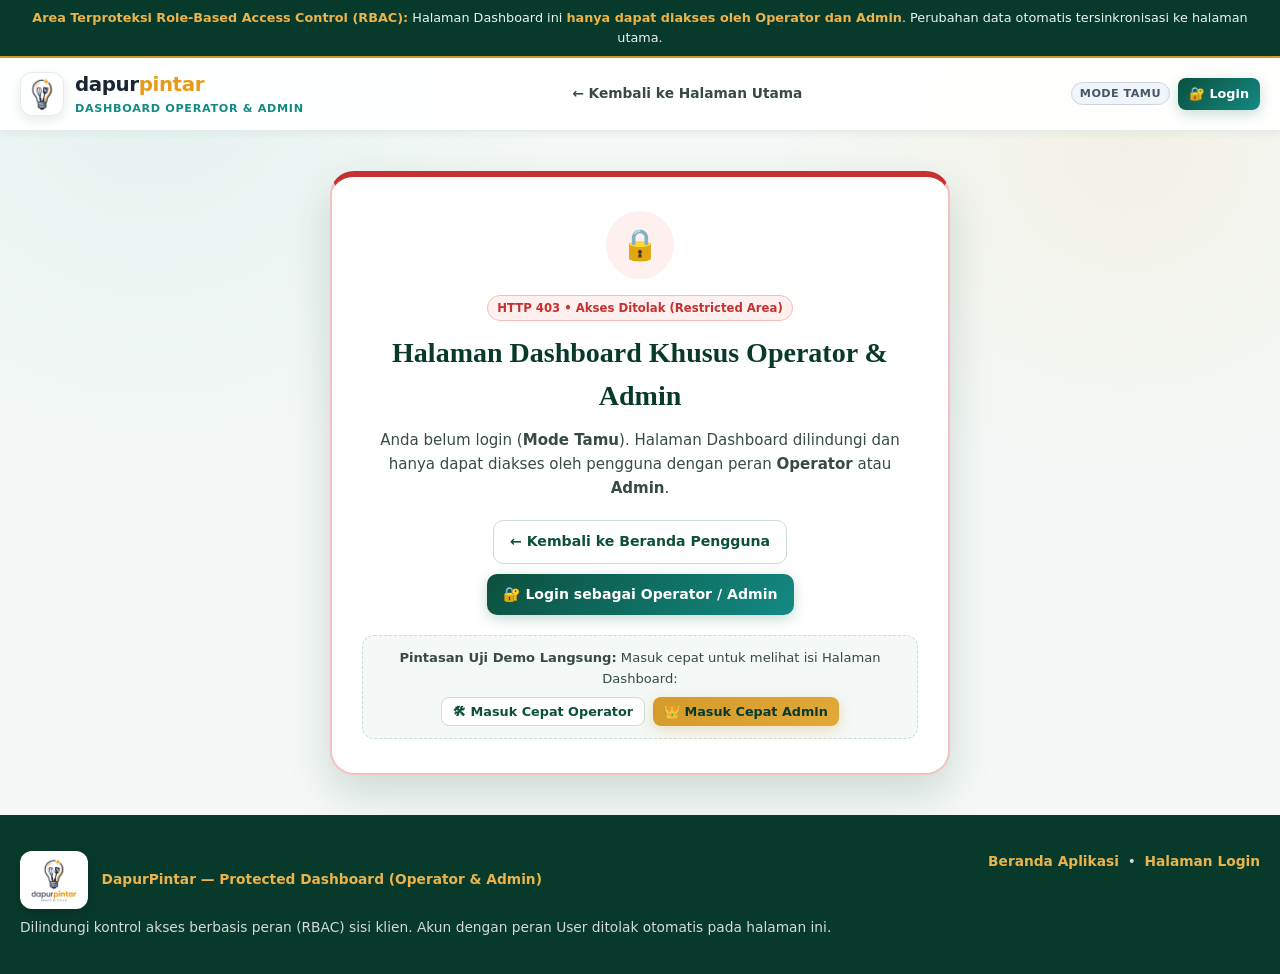
<file: dashboard.html>
<!DOCTYPE html>
<html lang="id">
<head>
  <meta charset="UTF-8" />
  <meta name="viewport" content="width=device-width, initial-scale=1.0" />
  <title>Halaman Dashboard (Operator & Admin) — DapurPintar</title>
  <link rel="icon" type="image/png" href="logo-icon.png" />
  <link rel="stylesheet" href="style.css" />
</head>
<body id="dashboardPageRoot">

  <!-- Top Notice -->
  <div class="sim-banner">
    <strong>Area Terproteksi Role-Based Access Control (RBAC):</strong> Halaman Dashboard ini <strong>hanya dapat diakses oleh Operator dan Admin</strong>. Perubahan data otomatis tersinkronisasi ke halaman utama.
  </div>

  <!-- Navbar -->
  <header class="navbar">
    <div class="nav-inner">
      <a href="index.html" class="brand">
        <span class="brand-badge">
          <img src="logo-icon.png" alt="Logo DapurPintar" class="brand-logo-img" />
        </span>
        <div>
          <span>dapur<span class="brand-accent">pintar</span></span>
          <small>Dashboard Operator &amp; Admin</small>
        </div>
      </a>

      <nav class="nav-links" id="dashProtectedNavLinks" aria-label="Navigasi Dashboard">
        <a href="index.html">🏠 Lihat Halaman Pengguna</a>
        <a href="#kpiSection">Ringkasan KPI</a>
        <a href="#verifikasiSection">Verifikasi Halal <span class="pill-count" id="dashUnverifiedBadge">0</span></a>
        <a href="#crudSection">Kelola Data CRUD</a>
      </nav>

      <div class="nav-actions">
        <div id="navUserWidget" class="nav-user-widget"></div>
      </div>
    </div>
  </header>

  <!-- 1. BLOCKED / ACCESS DENIED CONTAINER (Shown automatically for Guest or regular 'User') -->
  <div id="dashboardAccessDenied" style="display:none;"></div>

  <!-- 2. PROTECTED DASHBOARD CONTENT (Shown ONLY when logged in as 'operator' or 'admin') -->
  <div id="dashboardProtectedContent" style="display:none;">

    <!-- Dashboard Role Header -->
    <div class="dash-header-banner">
      <div class="container dash-role-bar">
        <div>
          <span class="hero-tag" id="dashRoleBadgeHeader" style="margin-bottom:10px;">✦ Panel Manajemen Terpadu</span>
          <h1 style="font-family:var(--font-serif);font-size:clamp(1.65rem,2.8vw,2.35rem);line-height:1.18;" id="dashWelcomeTitle">
            Dashboard Operasional &amp; Administrasi
          </h1>
          <p style="color:rgba(255,255,255,0.85);font-size:0.93rem;margin-top:6px;max-width:680px;" id="dashRoleDesc">
            Kelola inventaris stok master, katalog resep anti-mubazir, verifikasi status halal mitra UMKM, dan paket meal plan.
          </p>
        </div>
        <div style="display:flex;gap:10px;flex-wrap:wrap;">
          <a href="index.html" class="btn btn-gold">🏠 Buka Tampilan Aplikasi Utama</a>
          <button type="button" class="btn btn-outline" style="background:rgba(255,255,255,0.12);color:#fff;border-color:rgba(255,255,255,0.35);" id="btnExportJson">⬇ Ekspor Backup JSON</button>
          <button type="button" class="btn btn-danger" id="btnResetAllDemo" style="display:none;">↺ Reset Sistem Awal (Admin)</button>
        </div>
      </div>
    </div>

    <main class="container" style="padding-top:26px;padding-bottom:48px;">

      <!-- Quick Role Testing Bar -->
      <div class="role-QuickSwitch-bar">
        <div>
          <strong>Mode Pengujian Cepat Hak Akses:</strong> Coba beralih peran secara instan untuk menguji perbedaan tampilan <em>Admin</em>, <em>Operator</em>, dan blokir akses pada <em>User</em>:
        </div>
        <div style="display:flex;gap:8px;flex-wrap:wrap;">
          <button type="button" class="btn btn-outline btn-sm" onclick="quickSwitchDummyRole('admin')">👑 Simulasi Admin</button>
          <button type="button" class="btn btn-outline btn-sm" onclick="quickSwitchDummyRole('operator')">🛠 Simulasi Operator</button>
          <button type="button" class="btn btn-danger btn-sm" onclick="quickSwitchDummyRole('user')">👤 Uji sebagai User (Akan Diblokir)</button>
        </div>
      </div>

      <!-- KPI Overview -->
      <section id="kpiSection" style="padding-top:6px;padding-bottom:28px;">
        <div class="dash-kpi-grid" id="dashKpiGrid"></div>
      </section>

      <!-- Operator & Admin Halal / Food Verification Queue -->
      <section id="verifikasiSection" style="padding:28px 0;">
        <div class="section-header" style="margin-bottom:12px;">
          <div>
            <span class="eyebrow">Tugas Operator &amp; Admin</span>
            <h2 class="section-title" style="font-size:1.5rem;">Antrean Verifikasi Status Halal Bahan &amp; UMKM</h2>
            <p class="section-sub">Item di bawah ini masih berstatus <em>"Belum Diverifikasi Resmi"</em>. Operator dan Admin dapat memperbarui klasifikasi verifikasinya secara cepat.</p>
          </div>
        </div>
        <div id="verificationQueueContainer"></div>
      </section>

      <!-- Full CRUD Management (Stok, Resep, UMKM, Paket, + Admin-Only Akun Dummy) -->
      <section id="crudSection" style="padding:28px 0;border-bottom:none;">
        <div class="section-header">
          <div>
            <span class="eyebrow">Manajemen Basis Data Lokal (localStorage)</span>
            <h2 class="section-title" style="font-size:1.65rem;">Panel CRUD Master DapurPintar</h2>
            <p class="section-sub" id="crudPermSubtitle">Operator dapat mengelola 4 koleksi operasional. Manajemen Akun Dummy &amp; Log Login dikhususkan untuk Admin.</p>
          </div>
        </div>

        <div class="crud-tabs" role="tablist">
          <button type="button" class="crud-tab active" data-tab="stok" onclick="switchCrudTab('stok')">1. Stok Bahan (<span id="crudCountStok">0</span>)</button>
          <button type="button" class="crud-tab" data-tab="resep" onclick="switchCrudTab('resep')">2. Katalog Resep (<span id="crudCountResep">0</span>)</button>
          <button type="button" class="crud-tab" data-tab="umkm" onclick="switchCrudTab('umkm')">3. Mitra UMKM (<span id="crudCountUmkm">0</span>)</button>
          <button type="button" class="crud-tab" data-tab="paket" onclick="switchCrudTab('paket')">4. Paket Meal Plan (<span id="crudCountPaket">0</span>)</button>
          <button type="button" class="crud-tab" id="crudTabUsersBtn" data-tab="users" onclick="switchCrudTab('users')">5. Akun Pengguna (<span id="crudCountUsers">0</span>)</button>
        </div>

        <div class="crud-grid">
          <div class="panel-card">
            <h3 id="crudFormTitle" style="color:var(--emerald-900);margin-bottom:12px;font-size:1.05rem;">Form Data</h3>
            <form id="crudForm"></form>
          </div>
          <div class="panel-card">
            <div style="display:flex;justify-content:space-between;align-items:center;margin-bottom:12px;gap:10px;flex-wrap:wrap;">
              <h3 style="color:var(--emerald-900);font-size:1.05rem;">Tabel Data Tersimpan</h3>
              <input type="search" id="crudTableSearch" class="input" style="max-width:240px;" placeholder="Filter tabel..." />
            </div>
            <div class="table-wrap" id="crudTableContainer"></div>
          </div>
        </div>
      </section>

      <!-- Admin-Only Activity Log Section -->
      <section id="adminLogSection" style="padding:24px 0 0;border-bottom:none;display:none;">
        <div class="panel-card">
          <div style="display:flex;justify-content:space-between;align-items:center;margin-bottom:12px;gap:10px;flex-wrap:wrap;">
            <div>
              <span class="eyebrow">Khusus Administrator</span>
              <h3 style="color:var(--emerald-900);font-size:1.15rem;">Riwayat Aktivitas Login &amp; Sistem</h3>
            </div>
            <button type="button" class="btn btn-outline btn-sm" onclick="clearAuthLogs()">Bersihkan Log</button>
          </div>
          <div class="log-table-box" id="adminLogContainer"></div>
        </div>
      </section>

    </main>
  </div>

  <footer>
    <div class="container" style="display:flex;justify-content:space-between;gap:20px;flex-wrap:wrap;">
      <div>
        <div class="footer-brand-row">
          <span class="footer-logo-wrap">
            <img src="logo-dapurpintar.png" alt="Logo DapurPintar Smart Kitchen" />
          </span>
          <strong style="color:var(--gold-400);">DapurPintar — Protected Dashboard (Operator &amp; Admin)</strong>
        </div>
        <p style="margin-top:4px;">Dilindungi kontrol akses berbasis peran (RBAC) sisi klien. Akun dengan peran User ditolak otomatis pada halaman ini.</p>
      </div>
      <div style="text-align:right;">
        <a href="index.html" style="color:var(--gold-400);font-weight:700;">Beranda Aplikasi</a> &nbsp;•&nbsp;
        <a href="login.html" style="color:var(--gold-400);font-weight:700;">Halaman Login</a>
      </div>
    </div>
  </footer>

  <!-- Modal for Photo Upload on Dashboard -->
  <div class="modal-backdrop" id="appModal" role="dialog" aria-modal="true">
    <div class="modal-content">
      <button type="button" class="modal-close" onclick="closeModal()" aria-label="Tutup">✕</button>
      <div id="modalBody"></div>
    </div>
  </div>

  <div class="toast" id="appToast" role="status" aria-live="polite"></div>
  <script src="script.js"></script>
</body>
</html>
</file>
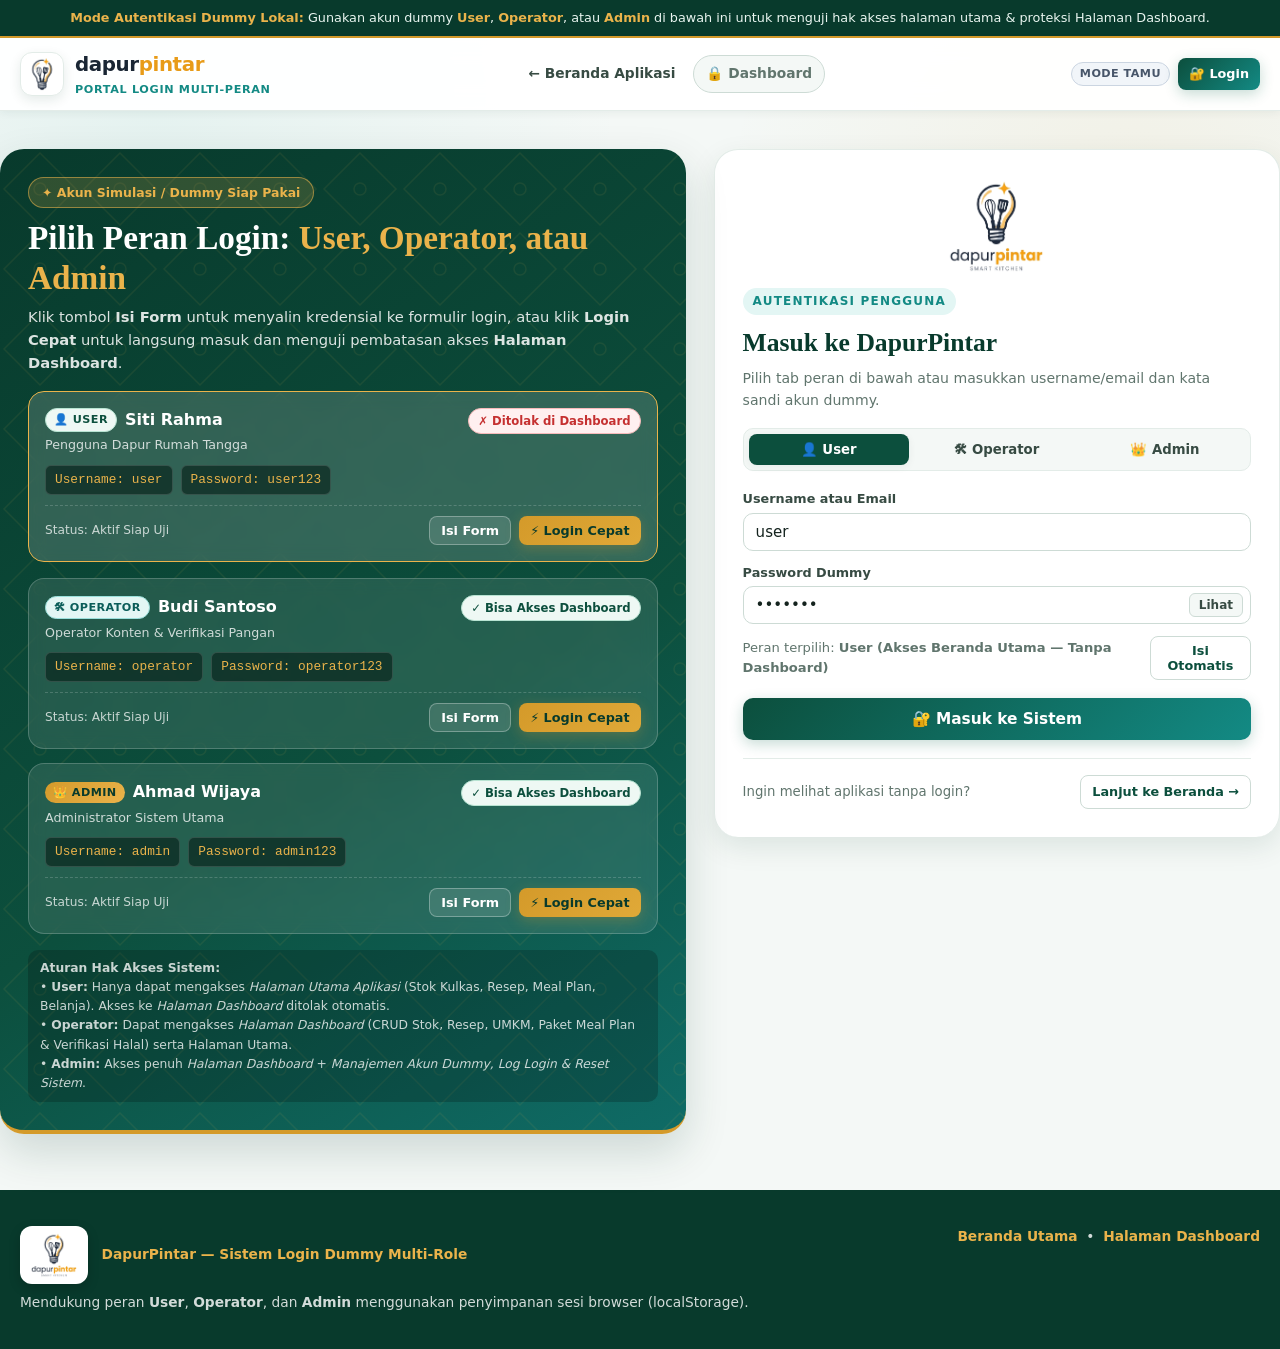
<file: login.html>
<!DOCTYPE html>
<html lang="id">
<head>
  <meta charset="UTF-8" />
  <meta name="viewport" content="width=device-width, initial-scale=1.0" />
  <title>Login Akun Dummy — DapurPintar (User, Operator, Admin)</title>
  <link rel="icon" type="image/png" href="logo-icon.png" />
  <link rel="stylesheet" href="style.css" />
</head>
<body id="loginPageRoot">

  <!-- Top Simulation Banner -->
  <div class="sim-banner">
    <strong>Mode Autentikasi Dummy Lokal:</strong> Gunakan akun dummy <strong>User</strong>, <strong>Operator</strong>, atau <strong>Admin</strong> di bawah ini untuk menguji hak akses halaman utama &amp; proteksi Halaman Dashboard.
  </div>

  <!-- Navbar -->
  <header class="navbar">
    <div class="nav-inner">
      <a href="index.html" class="brand">
        <span class="brand-badge">
          <img src="logo-icon.png" alt="Logo DapurPintar" class="brand-logo-img" />
        </span>
        <div>
          <span>dapur<span class="brand-accent">pintar</span></span>
          <small>Portal Login Multi-Peran</small>
        </div>
      </a>

      <nav class="nav-links" aria-label="Navigasi Halaman Login">
        <a href="index.html">← Beranda Aplikasi</a>
        <a href="dashboard.html" class="nav-dash-btn" id="loginNavDashLink">📊 Halaman Dashboard</a>
      </nav>

      <div class="nav-actions">
        <div id="navUserWidget" class="nav-user-widget"></div>
      </div>
    </div>
  </header>

  <!-- Main Login Content -->
  <main class="container auth-page-wrap">
    <div class="auth-grid" style="width:100%;">

      <!-- Left Panel: Dummy Credentials for User, Operator, Admin -->
      <section class="dummy-accounts-panel" style="border-bottom:4px solid var(--gold-500);">
        <span class="hero-tag" style="margin-bottom:10px;">✦ Akun Simulasi / Dummy Siap Pakai</span>
        <h1 style="font-family:var(--font-serif);font-size:clamp(1.65rem,2.6vw,2.2rem);line-height:1.2;margin-bottom:8px;">
          Pilih Peran Login: <span style="color:var(--gold-400);">User, Operator, atau Admin</span>
        </h1>
        <p style="font-size:0.92rem;color:rgba(255,255,255,0.86);">
          Klik tombol <strong>Isi Form</strong> untuk menyalin kredensial ke formulir login, atau klik <strong>Login Cepat</strong> untuk langsung masuk dan menguji pembatasan akses <strong>Halaman Dashboard</strong>.
        </p>

        <div class="dummy-cards-stack" id="dummyAccountsList">
          <!-- Rendered dynamically from DUMMY_USERS in script.js -->
        </div>

        <div class="hero-note" style="margin-top:16px;">
          <strong>Aturan Hak Akses Sistem:</strong><br/>
          • <strong>User:</strong> Hanya dapat mengakses <em>Halaman Utama Aplikasi</em> (Stok Kulkas, Resep, Meal Plan, Belanja). Akses ke <em>Halaman Dashboard</em> ditolak otomatis.<br/>
          • <strong>Operator:</strong> Dapat mengakses <em>Halaman Dashboard</em> (CRUD Stok, Resep, UMKM, Paket Meal Plan &amp; Verifikasi Halal) serta Halaman Utama.<br/>
          • <strong>Admin:</strong> Akses penuh <em>Halaman Dashboard</em> + <em>Manajemen Akun Dummy, Log Login &amp; Reset Sistem</em>.
        </div>
      </section>

      <!-- Right Panel: Login Form -->
      <section class="login-form-card" style="border-bottom:none;">
        <div id="activeSessionBox"></div>

        <div class="auth-logo-hero">
          <img src="logo-dapurpintar.png" alt="Logo DapurPintar Smart Kitchen" />
        </div>

        <span class="eyebrow">Autentikasi Pengguna</span>
        <h2 style="font-family:var(--font-serif);color:var(--emerald-900);font-size:1.6rem;margin-bottom:6px;">Masuk ke DapurPintar</h2>
        <p style="font-size:0.88rem;color:var(--neutral-500);margin-bottom:16px;">
          Pilih tab peran di bawah atau masukkan username/email dan kata sandi akun dummy.
        </p>

        <!-- Role Preset Selector Tabs -->
        <div class="role-tab-selector" role="tablist" aria-label="Pilih Peran Login">
          <button type="button" class="role-tab-btn active" data-role-tab="user" onclick="selectRolePreset('user')">👤 User</button>
          <button type="button" class="role-tab-btn" data-role-tab="operator" onclick="selectRolePreset('operator')">🛠 Operator</button>
          <button type="button" class="role-tab-btn" data-role-tab="admin" onclick="selectRolePreset('admin')">👑 Admin</button>
        </div>

        <div id="loginAlertBox" class="auth-alert" role="alert"></div>

        <form id="dummyLoginForm">
          <div class="form-group">
            <label for="loginUsername">Username atau Email</label>
            <input type="text" id="loginUsername" class="input" placeholder="Contoh: user, operator, atau admin" required autocomplete="username" />
          </div>

          <div class="form-group">
            <label for="loginPassword">Password Dummy</label>
            <div class="pw-field-wrap">
              <input type="password" id="loginPassword" class="input" placeholder="Masukkan password..." required autocomplete="current-password" />
              <button type="button" class="pw-toggle-btn" id="btnTogglePw">Lihat</button>
            </div>
          </div>

          <div class="form-group" style="display:flex;justify-content:space-between;align-items:center;font-size:0.82rem;color:var(--neutral-500);margin-top:8px;">
            <span id="selectedRoleHint">Peran terpilih: <strong>User (Akses Beranda)</strong></span>
            <button type="button" class="btn btn-outline btn-sm" onclick="fillSelectedRoleCredentials()">Isi Otomatis</button>
          </div>

          <button type="submit" class="btn btn-primary" style="width:100%;padding:12px;font-size:0.96rem;margin-top:6px;">
            🔐 Masuk ke Sistem
          </button>
        </form>

        <div style="margin-top:18px;padding-top:16px;border-top:1px solid var(--neutral-200);display:flex;justify-content:space-between;align-items:center;gap:10px;flex-wrap:wrap;font-size:0.83rem;">
          <span style="color:var(--neutral-500);">Ingin melihat aplikasi tanpa login?</span>
          <a href="index.html" class="btn btn-outline btn-sm">Lanjut ke Beranda →</a>
        </div>
      </section>

    </div>
  </main>

  <footer>
    <div class="container" style="display:flex;justify-content:space-between;gap:16px;flex-wrap:wrap;">
      <div>
        <div class="footer-brand-row">
          <span class="footer-logo-wrap">
            <img src="logo-dapurpintar.png" alt="Logo DapurPintar Smart Kitchen" />
          </span>
          <strong style="color:var(--gold-400);">DapurPintar — Sistem Login Dummy Multi-Role</strong>
        </div>
        <p style="margin-top:4px;">Mendukung peran <strong>User</strong>, <strong>Operator</strong>, dan <strong>Admin</strong> menggunakan penyimpanan sesi browser (localStorage).</p>
      </div>
      <div style="text-align:right;">
        <a href="index.html" style="color:var(--gold-400);font-weight:700;">Beranda Utama</a> &nbsp;•&nbsp;
        <a href="dashboard.html" style="color:var(--gold-400);font-weight:700;">Halaman Dashboard</a>
      </div>
    </div>
  </footer>

  <div class="toast" id="appToast" role="status" aria-live="polite"></div>
  <script src="script.js"></script>
</body>
</html>
</file>
<file: style.css>
:root {
  --emerald-900: #083a2c;
  --emerald-800: #0c4f3d;
  --emerald-700: #0f684f;
  --emerald-600: #158062;
  --turquoise-600: #138a84;
  --turquoise-500: #1aa39b;
  --turquoise-100: #e3f6f4;
  --emerald-50: #eef8f4;
  --gold-600: #b7791f;
  --gold-500: #d49a2a;
  --gold-400: #eab34b;
  --gold-100: #fdf4df;
  --danger-600: #c53030;
  --danger-100: #fff0f0;
  --warn-700: #9c5700;
  --warn-100: #fff6e5;
  --neutral-900: #14231e;
  --neutral-700: #374b43;
  --neutral-500: #60756d;
  --neutral-300: #cddbd5;
  --neutral-200: #e3ece8;
  --neutral-100: #f4f8f6;
  --white: #ffffff;
  --shadow-sm: 0 2px 8px rgba(8, 58, 44, 0.06);
  --shadow-md: 0 10px 28px rgba(8, 58, 44, 0.10);
  --shadow-lg: 0 18px 44px rgba(8, 58, 44, 0.16);
  --radius-sm: 10px;
  --radius-md: 16px;
  --radius-lg: 24px;
  --font-sans: "Segoe UI", system-ui, -apple-system, BlinkMacSystemFont, Roboto, sans-serif;
  --font-serif: Georgia, "Times New Roman", serif;
}

* { box-sizing: border-box; margin: 0; padding: 0; }
html { scroll-behavior: smooth; }
body {
  font-family: var(--font-sans);
  background-color: var(--neutral-100);
  color: var(--neutral-900);
  line-height: 1.55;
  background-image:
    radial-gradient(circle at 12% 8%, rgba(26, 163, 155, 0.07) 0%, transparent 28%),
    radial-gradient(circle at 88% 15%, rgba(212, 154, 42, 0.08) 0%, transparent 25%);
}

a { color: var(--emerald-700); text-decoration: none; }
button, input, select, textarea { font-family: inherit; font-size: 0.94rem; }
button { cursor: pointer; border: none; transition: all 0.18s ease; }

/* Top Simulation Disclaimer Bar */
.sim-banner {
  background: var(--emerald-900);
  color: #e9f5f0;
  font-size: 0.8rem;
  padding: 8px 18px;
  text-align: center;
  border-bottom: 2px solid var(--gold-500);
}
.sim-banner strong { color: var(--gold-400); }

/* Sticky Navbar */
.navbar {
  position: sticky;
  top: 0;
  z-index: 90;
  background: rgba(255, 255, 255, 0.94);
  backdrop-filter: blur(12px);
  border-bottom: 1px solid var(--neutral-200);
  box-shadow: var(--shadow-sm);
}
.nav-inner {
  max-width: 1280px;
  margin: 0 auto;
  padding: 12px 20px;
  display: flex;
  align-items: center;
  justify-content: space-between;
  gap: 14px;
  flex-wrap: wrap;
}
.brand {
  display: flex;
  align-items: center;
  gap: 11px;
  font-weight: 800;
  font-size: 1.24rem;
  color: #1a2634;
  letter-spacing: -0.02em;
}
.brand-accent {
  color: #e89b18;
}
.brand-badge {
  width: 44px;
  height: 44px;
  border-radius: 12px;
  background: #ffffff;
  border: 1.5px solid var(--neutral-200);
  display: grid;
  place-items: center;
  padding: 4px;
  box-shadow: 0 4px 12px rgba(8, 58, 44, 0.10);
  flex-shrink: 0;
}
.brand-logo-img {
  width: 100%;
  height: 100%;
  object-fit: contain;
  display: block;
}
.auth-logo-hero {
  display: flex;
  justify-content: center;
  margin-bottom: 14px;
}
.auth-logo-hero img {
  height: 96px;
  width: auto;
  object-fit: contain;
  display: block;
}
.footer-brand-row {
  display: flex;
  align-items: center;
  gap: 14px;
  margin-bottom: 8px;
}
.footer-logo-wrap {
  background: #ffffff;
  border-radius: 12px;
  padding: 6px 10px;
  display: inline-flex;
  align-items: center;
  justify-content: center;
  box-shadow: 0 4px 12px rgba(0, 0, 0, 0.18);
  flex-shrink: 0;
}
.footer-logo-wrap img {
  height: 46px;
  width: auto;
  object-fit: contain;
  display: block;
}
.brand small {
  display: block;
  font-size: 0.7rem;
  font-weight: 600;
  color: var(--turquoise-600);
  text-transform: uppercase;
  letter-spacing: 0.06em;
}
.nav-links {
  display: flex;
  align-items: center;
  gap: 6px;
  flex-wrap: wrap;
}
.nav-links a {
  padding: 7px 12px;
  border-radius: 999px;
  font-size: 0.86rem;
  font-weight: 600;
  color: var(--neutral-700);
  display: inline-flex;
  align-items: center;
  gap: 6px;
}
.nav-links a:hover {
  background: var(--emerald-50);
  color: var(--emerald-800);
}
.pill-count {
  background: var(--gold-500);
  color: var(--emerald-900);
  font-size: 0.72rem;
  font-weight: 800;
  padding: 1px 7px;
  border-radius: 999px;
}
.pill-count.danger {
  background: var(--danger-600);
  color: var(--white);
}
.nav-actions {
  display: flex;
  align-items: center;
  gap: 8px;
}
.lang-toggle {
  display: inline-flex;
  background: var(--neutral-100);
  border: 1px solid var(--neutral-300);
  border-radius: 999px;
  padding: 3px;
}
.lang-toggle button {
  background: transparent;
  padding: 4px 10px;
  border-radius: 999px;
  font-size: 0.78rem;
  font-weight: 700;
  color: var(--neutral-700);
}
.lang-toggle button.active {
  background: var(--emerald-800);
  color: var(--white);
}

/* Container & Section Layout */
.container {
  max-width: 1280px;
  margin: 0 auto;
  padding: 0 20px;
}
section {
  padding: 44px 0;
  border-bottom: 1px solid var(--neutral-200);
}
.section-header {
  display: flex;
  justify-content: space-between;
  align-items: flex-end;
  gap: 16px;
  margin-bottom: 24px;
  flex-wrap: wrap;
}
.eyebrow {
  display: inline-block;
  font-size: 0.75rem;
  font-weight: 800;
  text-transform: uppercase;
  letter-spacing: 0.1em;
  color: var(--turquoise-600);
  background: var(--turquoise-100);
  padding: 4px 10px;
  border-radius: 999px;
  margin-bottom: 8px;
}
.section-title {
  font-family: var(--font-serif);
  font-size: clamp(1.55rem, 2.5vw, 2.1rem);
  color: var(--emerald-900);
  line-height: 1.2;
}
.section-sub {
  color: var(--neutral-500);
  max-width: 680px;
  font-size: 0.95rem;
  margin-top: 6px;
}

/* Buttons */
.btn {
  display: inline-flex;
  align-items: center;
  justify-content: center;
  gap: 8px;
  padding: 10px 16px;
  border-radius: var(--radius-sm);
  font-weight: 700;
  font-size: 0.88rem;
}
.btn-primary {
  background: linear-gradient(135deg, var(--emerald-800), var(--turquoise-600));
  color: var(--white);
  box-shadow: 0 4px 14px rgba(15, 104, 79, 0.24);
}
.btn-primary:hover { filter: brightness(1.07); transform: translateY(-1px); }
.btn-gold {
  background: linear-gradient(135deg, var(--gold-500), #e0a938);
  color: var(--emerald-900);
  box-shadow: 0 4px 14px rgba(212, 154, 42, 0.28);
}
.btn-gold:hover { filter: brightness(1.05); transform: translateY(-1px); }
.btn-outline {
  background: var(--white);
  color: var(--emerald-800);
  border: 1.5px solid var(--neutral-300);
}
.btn-outline:hover {
  border-color: var(--emerald-700);
  background: var(--emerald-50);
}
.btn-danger {
  background: var(--danger-100);
  color: var(--danger-600);
  border: 1px solid #f5c2c2;
}
.btn-sm { padding: 6px 11px; font-size: 0.8rem; border-radius: 8px; }

/* Hero Section with Nusantara Motif */
.hero {
  position: relative;
  overflow: hidden;
  background: linear-gradient(130deg, var(--emerald-900) 0%, var(--emerald-800) 54%, #0f6b66 100%);
  color: var(--white);
  padding: 52px 0 48px;
  border-bottom: 4px solid var(--gold-500);
}
.hero::before {
  content: "";
  position: absolute;
  inset: 0;
  opacity: 0.11;
  background-image: url("data:image/svg+xml,%3Csvg width='80' height='80' viewBox='0 0 80 80' xmlns='http://www.w3.org/2000/svg'%3E%3Cg fill='none' stroke='%23eab34b' stroke-width='1.5'%3E%3Cpath d='M40 4L76 40L40 76L4 40Z'/%3E%3Cpath d='M40 16L64 40L40 64L16 40Z'/%3E%3Ccircle cx='40' cy='40' r='6'/%3E%3C/g%3E%3C/svg%3E");
  pointer-events: none;
}
.hero-grid {
  position: relative;
  z-index: 1;
  display: grid;
  grid-template-columns: 1.25fr 0.95fr;
  gap: 32px;
  align-items: center;
}
.hero-tag {
  display: inline-flex;
  align-items: center;
  gap: 8px;
  background: rgba(234, 179, 75, 0.18);
  border: 1px solid rgba(234, 179, 75, 0.55);
  color: var(--gold-400);
  font-size: 0.78rem;
  font-weight: 700;
  padding: 5px 13px;
  border-radius: 999px;
  margin-bottom: 16px;
}
.hero h1 {
  font-family: var(--font-serif);
  font-size: clamp(2rem, 3.6vw, 3rem);
  line-height: 1.14;
  margin-bottom: 14px;
}
.hero h1 span { color: var(--gold-400); }
.hero p {
  color: rgba(255, 255, 255, 0.87);
  font-size: 1.02rem;
  max-width: 600px;
  margin-bottom: 24px;
}
.hero-cta {
  display: flex;
  gap: 12px;
  flex-wrap: wrap;
}
.hero-stats-card {
  background: rgba(255, 255, 255, 0.1);
  backdrop-filter: blur(12px);
  border: 1px solid rgba(255, 255, 255, 0.2);
  border-radius: var(--radius-lg);
  padding: 24px;
  box-shadow: var(--shadow-lg);
}
.hero-stats-title {
  font-size: 0.85rem;
  text-transform: uppercase;
  letter-spacing: 0.08em;
  color: var(--gold-400);
  font-weight: 800;
  margin-bottom: 14px;
  display: flex;
  justify-content: space-between;
  align-items: center;
}
.stats-grid {
  display: grid;
  grid-template-columns: repeat(2, 1fr);
  gap: 12px;
}
.stat-box {
  background: rgba(8, 42, 32, 0.55);
  border: 1px solid rgba(255, 255, 255, 0.14);
  border-radius: var(--radius-md);
  padding: 14px;
}
.stat-box .num {
  font-size: 1.55rem;
  font-weight: 800;
  color: var(--white);
  line-height: 1.15;
}
.stat-box.warn .num { color: var(--gold-400); }
.stat-box.danger .num { color: #ff9494; }
.stat-box .lbl {
  font-size: 0.78rem;
  color: rgba(255, 255, 255, 0.78);
  margin-top: 4px;
}
.hero-note {
  margin-top: 14px;
  font-size: 0.77rem;
  color: rgba(255, 255, 255, 0.78);
  background: rgba(0, 0, 0, 0.2);
  padding: 9px 12px;
  border-radius: 10px;
}

/* Zone SVG Interactive Panel */
.kitchen-map-wrap {
  display: grid;
  grid-template-columns: 1.15fr 0.85fr;
  gap: 24px;
  background: var(--white);
  border: 1px solid var(--neutral-200);
  border-radius: var(--radius-lg);
  padding: 24px;
  box-shadow: var(--shadow-sm);
  margin-bottom: 24px;
}
.svg-map-box svg {
  width: 100%;
  height: auto;
  display: block;
  border-radius: var(--radius-md);
  background: #f5faf8;
  border: 1px solid var(--neutral-200);
}
.zone-node {
  cursor: pointer;
  transition: opacity 0.2s ease, transform 0.2s ease;
}
.zone-node:hover rect.zone-bg {
  stroke-width: 3.5;
  filter: brightness(0.97);
}
.zone-node.active rect.zone-bg {
  stroke: var(--gold-500);
  stroke-width: 4;
}
.map-side-info {
  display: flex;
  flex-direction: column;
  justify-content: space-between;
  gap: 16px;
}
.zone-pills {
  display: flex;
  flex-wrap: wrap;
  gap: 8px;
}
.zone-pill {
  padding: 7px 12px;
  border-radius: 999px;
  font-size: 0.82rem;
  font-weight: 700;
  background: var(--neutral-100);
  color: var(--neutral-700);
  border: 1px solid var(--neutral-300);
}
.zone-pill.active {
  background: var(--emerald-800);
  color: var(--white);
  border-color: var(--emerald-800);
}
.maps-shortcut-card {
  background: var(--gold-100);
  border: 1px solid #edd49b;
  border-radius: var(--radius-md);
  padding: 15px;
}
.maps-shortcut-card h4 {
  color: var(--emerald-900);
  font-size: 0.94rem;
  margin-bottom: 6px;
}
.maps-links {
  display: flex;
  flex-wrap: wrap;
  gap: 8px;
  margin-top: 10px;
}

/* Filter Bar */
.filter-bar {
  background: var(--white);
  border: 1px solid var(--neutral-200);
  border-radius: var(--radius-md);
  padding: 16px;
  display: grid;
  grid-template-columns: 1.5fr repeat(3, 1fr) auto;
  gap: 12px;
  align-items: center;
  margin-bottom: 20px;
  box-shadow: var(--shadow-sm);
}
.input, select, textarea {
  width: 100%;
  padding: 9px 12px;
  border: 1.5px solid var(--neutral-300);
  border-radius: var(--radius-sm);
  background: var(--white);
  color: var(--neutral-900);
}
.input:focus, select:focus, textarea:focus {
  outline: none;
  border-color: var(--turquoise-600);
  box-shadow: 0 0 0 3px rgba(26, 163, 155, 0.15);
}

/* Cards & Badges */
.cards-grid {
  display: grid;
  grid-template-columns: repeat(auto-fill, minmax(290px, 1fr));
  gap: 18px;
}
.card {
  background: var(--white);
  border: 1px solid var(--neutral-200);
  border-radius: var(--radius-md);
  overflow: hidden;
  box-shadow: var(--shadow-sm);
  display: flex;
  flex-direction: column;
  transition: transform 0.18s ease, box-shadow 0.18s ease;
}
.card:hover {
  transform: translateY(-3px);
  box-shadow: var(--shadow-md);
}
.card-thumb {
  position: relative;
  height: 158px;
  background: var(--emerald-50);
  display: flex;
  align-items: center;
  justify-content: center;
  overflow: hidden;
}
.card-thumb img.real-photo {
  width: 100%;
  height: 100%;
  object-fit: cover;
  display: block;
  transition: transform 0.32s ease;
}
.card:hover .card-thumb img.real-photo {
  transform: scale(1.05);
}
.card-thumb::after {
  content: "";
  position: absolute;
  inset: 0;
  background: linear-gradient(to bottom, rgba(8,35,27,0.28) 0%, transparent 42%, rgba(8,35,27,0.48) 100%);
  pointer-events: none;
}
.thumb-badges { z-index: 2; }
.upload-photo-btn {
  position: absolute;
  bottom: 10px;
  right: 10px;
  z-index: 3;
  background: rgba(8, 58, 44, 0.84);
  backdrop-filter: blur(6px);
  color: #ffffff;
  border: 1px solid rgba(234, 179, 75, 0.65);
  padding: 5px 10px;
  border-radius: 999px;
  font-size: 0.73rem;
  font-weight: 700;
  display: inline-flex;
  align-items: center;
  gap: 5px;
  box-shadow: 0 4px 10px rgba(0,0,0,0.22);
}
.upload-photo-btn:hover {
  background: var(--gold-500);
  color: var(--emerald-900);
  border-color: var(--gold-400);
}
.hero-photo-frame {
  position: relative;
  height: 168px;
  border-radius: var(--radius-md);
  overflow: hidden;
  margin-bottom: 14px;
  border: 1.5px solid rgba(234, 179, 75, 0.45);
  background: rgba(8, 42, 32, 0.5);
}
.hero-photo-frame img {
  width: 100%;
  height: 100%;
  object-fit: cover;
  display: block;
}
.upload-dropzone {
  border: 2px dashed var(--turquoise-600);
  background: var(--emerald-50);
  border-radius: var(--radius-md);
  padding: 18px;
  text-align: center;
  cursor: pointer;
  transition: all 0.18s ease;
}
.upload-dropzone:hover, .upload-dropzone.dragover {
  background: #dff5ec;
  border-color: var(--gold-500);
}
.photo-preview-stage {
  width: 100%;
  height: 220px;
  border-radius: var(--radius-md);
  overflow: hidden;
  background: var(--neutral-100);
  border: 1px solid var(--neutral-300);
  margin-bottom: 14px;
  position: relative;
}
.photo-preview-stage img {
  width: 100%;
  height: 100%;
  object-fit: cover;
  display: block;
}
.thumb-badges {
  position: absolute;
  top: 10px;
  left: 10px;
  right: 10px;
  display: flex;
  justify-content: space-between;
  align-items: flex-start;
  gap: 6px;
  pointer-events: none;
}
.fav-btn {
  pointer-events: auto;
  width: 34px;
  height: 34px;
  border-radius: 50%;
  background: rgba(255, 255, 255, 0.92);
  display: grid;
  place-items: center;
  font-size: 1rem;
  box-shadow: var(--shadow-sm);
  color: var(--neutral-500);
}
.fav-btn.active {
  color: #e53e3e;
  background: #fff5f5;
}
.badge {
  display: inline-flex;
  align-items: center;
  gap: 4px;
  padding: 3px 9px;
  border-radius: 999px;
  font-size: 0.73rem;
  font-weight: 700;
}
.badge-fresh { background: var(--emerald-50); color: var(--emerald-800); border: 1px solid #b8e3d2; }
.badge-warn { background: var(--warn-100); color: var(--warn-700); border: 1px solid #f7d69c; }
.badge-danger { background: var(--danger-100); color: var(--danger-600); border: 1px solid #f7baba; }
.badge-gold { background: var(--gold-100); color: #8c5808; border: 1px solid #edd08d; }
.badge-halal-cert { background: #e6f7ef; color: #0b5d3b; border: 1px solid #9ad9be; }
.badge-halal-natural { background: #e6f4f9; color: #0e5870; border: 1px solid #a5d8e8; }
.badge-unverified { background: #f3f4f6; color: #4b5563; border: 1px solid #d1d5db; }

.card-body {
  padding: 16px;
  display: flex;
  flex-direction: column;
  gap: 10px;
  flex: 1;
}
.card-title {
  font-size: 1.05rem;
  font-weight: 800;
  color: var(--emerald-900);
  line-height: 1.3;
}
.card-meta {
  display: flex;
  flex-wrap: wrap;
  gap: 6px;
  font-size: 0.78rem;
  color: var(--neutral-500);
}
.card-desc {
  font-size: 0.87rem;
  color: var(--neutral-700);
}
.card-footer {
  margin-top: auto;
  padding-top: 10px;
  border-top: 1px dashed var(--neutral-200);
  display: flex;
  justify-content: space-between;
  align-items: center;
  gap: 8px;
  flex-wrap: wrap;
}

/* Stock Card Specifics */
.stock-card {
  padding: 0;
  gap: 0;
  border-top: 4px solid var(--emerald-600);
}
.stock-card.status-warn { border-top-color: var(--gold-500); }
.stock-card.status-expired { border-top-color: var(--danger-600); background: #fffcfc; }
.qty-ctrl {
  display: inline-flex;
  align-items: center;
  gap: 6px;
  background: var(--neutral-100);
  padding: 3px 6px;
  border-radius: 8px;
  border: 1px solid var(--neutral-200);
}
.qty-ctrl button {
  width: 24px;
  height: 24px;
  border-radius: 6px;
  background: var(--white);
  font-weight: 800;
  color: var(--emerald-800);
  border: 1px solid var(--neutral-300);
}

/* Receipt Scanner Panel */
.scanner-panel {
  background: linear-gradient(135deg, #f2fbf8, #fdf9ef);
  border: 1.5px dashed var(--turquoise-600);
  border-radius: var(--radius-lg);
  padding: 20px;
  margin-bottom: 22px;
}
.scanner-grid {
  display: grid;
  grid-template-columns: 1.1fr 0.9fr;
  gap: 18px;
  margin-top: 12px;
}

/* Planner & Budget Calculator */
.planner-layout {
  display: grid;
  grid-template-columns: 1.35fr 0.85fr;
  gap: 24px;
  align-items: start;
}
.panel-card {
  background: var(--white);
  border: 1px solid var(--neutral-200);
  border-radius: var(--radius-lg);
  padding: 22px;
  box-shadow: var(--shadow-sm);
}
.day-card {
  background: var(--neutral-100);
  border: 1px solid var(--neutral-200);
  border-radius: var(--radius-md);
  padding: 14px;
  margin-top: 14px;
}
.day-card h4 {
  color: var(--emerald-900);
  margin-bottom: 10px;
  display: flex;
  justify-content: space-between;
  font-size: 0.96rem;
}
.meal-slots {
  display: grid;
  grid-template-columns: repeat(3, 1fr);
  gap: 10px;
}
.meal-slot {
  background: var(--white);
  border: 1px solid var(--neutral-200);
  border-radius: 10px;
  padding: 10px;
}
.meal-slot label {
  display: block;
  font-size: 0.74rem;
  font-weight: 800;
  text-transform: uppercase;
  color: var(--turquoise-600);
  margin-bottom: 5px;
}
.budget-summary-box {
  background: linear-gradient(155deg, var(--emerald-900), var(--emerald-800));
  color: var(--white);
  border-radius: var(--radius-lg);
  padding: 22px;
  position: sticky;
  top: 84px;
}
.budget-row {
  display: flex;
  justify-content: space-between;
  padding: 9px 0;
  border-bottom: 1px solid rgba(255, 255, 255, 0.14);
  font-size: 0.9rem;
}
.budget-row.highlight {
  color: var(--gold-400);
  font-weight: 700;
}
.budget-total {
  margin-top: 12px;
  padding-top: 12px;
  border-top: 2px solid var(--gold-500);
  display: flex;
  justify-content: space-between;
  align-items: baseline;
  font-size: 1.2rem;
  font-weight: 800;
}

/* Shopping List + UMKM Layout */
.market-layout {
  display: grid;
  grid-template-columns: 0.9fr 1.3fr;
  gap: 24px;
  align-items: start;
}
.shop-item {
  display: flex;
  align-items: center;
  justify-content: space-between;
  gap: 10px;
  padding: 9px 10px;
  border-bottom: 1px solid var(--neutral-200);
  font-size: 0.9rem;
}
.shop-item.done span {
  text-decoration: line-through;
  color: var(--neutral-500);
}

/* CRUD Dashboard */
.crud-tabs {
  display: flex;
  gap: 8px;
  flex-wrap: wrap;
  margin-bottom: 18px;
}
.crud-tab {
  padding: 9px 16px;
  border-radius: 999px;
  background: var(--white);
  border: 1.5px solid var(--neutral-300);
  font-weight: 700;
  color: var(--neutral-700);
}
.crud-tab.active {
  background: var(--emerald-800);
  color: var(--white);
  border-color: var(--emerald-800);
}
.crud-grid {
  display: grid;
  grid-template-columns: 0.95fr 1.25fr;
  gap: 22px;
  align-items: start;
}
.form-group { margin-bottom: 12px; }
.form-group label {
  display: block;
  font-size: 0.8rem;
  font-weight: 700;
  color: var(--neutral-700);
  margin-bottom: 4px;
}
.form-row {
  display: grid;
  grid-template-columns: 1fr 1fr;
  gap: 10px;
}
.table-wrap {
  overflow-x: auto;
  max-height: 540px;
  overflow-y: auto;
  border: 1px solid var(--neutral-200);
  border-radius: var(--radius-sm);
}
table {
  width: 100%;
  border-collapse: collapse;
  font-size: 0.85rem;
  background: var(--white);
}
th, td {
  padding: 10px 12px;
  text-align: left;
  border-bottom: 1px solid var(--neutral-200);
}
th {
  background: var(--emerald-50);
  color: var(--emerald-900);
  position: sticky;
  top: 0;
  z-index: 2;
}

/* Modals & Toast */
.modal-backdrop {
  position: fixed;
  inset: 0;
  background: rgba(8, 35, 27, 0.62);
  backdrop-filter: blur(4px);
  display: none;
  align-items: center;
  justify-content: center;
  padding: 18px;
  z-index: 200;
}
.modal-backdrop.open { display: flex; }
.modal-content {
  background: var(--white);
  border-radius: var(--radius-lg);
  max-width: 720px;
  width: 100%;
  max-height: 90vh;
  overflow-y: auto;
  padding: 26px;
  box-shadow: var(--shadow-lg);
  position: relative;
}
.modal-close {
  position: absolute;
  top: 16px;
  right: 16px;
  width: 34px;
  height: 34px;
  border-radius: 50%;
  background: var(--neutral-100);
  font-weight: 800;
  font-size: 1.05rem;
}
.toast {
  position: fixed;
  bottom: 22px;
  right: 22px;
  background: var(--emerald-900);
  color: var(--white);
  border-left: 4px solid var(--gold-400);
  padding: 12px 18px;
  border-radius: var(--radius-sm);
  box-shadow: var(--shadow-lg);
  font-size: 0.88rem;
  font-weight: 600;
  z-index: 300;
  opacity: 0;
  transform: translateY(14px);
  pointer-events: none;
  transition: all 0.22s ease;
}
.toast.show { opacity: 1; transform: translateY(0); }

footer {
  background: var(--emerald-900);
  color: rgba(255, 255, 255, 0.82);
  padding: 36px 0;
  font-size: 0.86rem;
}

@media (max-width: 980px) {
  .hero-grid, .kitchen-map-wrap, .scanner-grid, .planner-layout, .market-layout, .crud-grid {
    grid-template-columns: 1fr;
  }
  .filter-bar { grid-template-columns: 1fr 1fr; }
  .meal-slots { grid-template-columns: 1fr; }
  .budget-summary-box { position: static; }
}
@media (max-width: 600px) {
  .filter-bar, .form-row, .stats-grid { grid-template-columns: 1fr; }
}


/* =========================================================================
   MULTI-ROLE AUTHENTICATION (LOGIN DUMMY) & PROTECTED DASHBOARD STYLES
   ========================================================================= */

/* Navbar User Profile & Dashboard Link */
.nav-user-widget {
  display: flex;
  align-items: center;
  gap: 8px;
  flex-wrap: wrap;
}

.user-chip {
  display: inline-flex;
  align-items: center;
  gap: 8px;
  background: var(--neutral-100);
  border: 1px solid var(--neutral-300);
  padding: 4px 10px 4px 6px;
  border-radius: 999px;
  font-size: 0.82rem;
  font-weight: 700;
  color: var(--emerald-900);
}

.user-avatar {
  width: 26px;
  height: 26px;
  border-radius: 50%;
  background: var(--emerald-800);
  color: var(--gold-400);
  display: grid;
  place-items: center;
  font-size: 0.76rem;
  font-weight: 800;
}

.role-pill {
  display: inline-flex;
  align-items: center;
  gap: 4px;
  padding: 2px 8px;
  border-radius: 999px;
  font-size: 0.7rem;
  font-weight: 800;
  text-transform: uppercase;
  letter-spacing: 0.04em;
}

.role-pill.role-admin {
  background: linear-gradient(135deg, var(--gold-500), var(--gold-400));
  color: var(--emerald-900);
}

.role-pill.role-operator {
  background: var(--turquoise-100);
  color: #0b5d59;
  border: 1px solid #9be0dc;
}

.role-pill.role-user {
  background: var(--emerald-50);
  color: var(--emerald-800);
  border: 1px solid #b8e3d2;
}

.role-pill.role-guest {
  background: #f1f5f9;
  color: #475569;
  border: 1px solid #cbd5e1;
}

.nav-dash-btn {
  display: inline-flex;
  align-items: center;
  gap: 6px;
  padding: 7px 13px;
  border-radius: 999px;
  font-size: 0.84rem;
  font-weight: 800;
  background: var(--gold-100);
  color: var(--emerald-900) !important;
  border: 1.5px solid var(--gold-500);
}

.nav-dash-btn:hover {
  background: var(--gold-400) !important;
}

.nav-dash-btn.locked {
  background: var(--neutral-100);
  color: var(--neutral-500) !important;
  border-color: var(--neutral-300);
}

/* Login Page Layout (login.html) */
.auth-page-wrap {
  min-height: calc(100vh - 130px);
  padding: 38px 0 56px;
  display: flex;
  align-items: center;
}

.auth-grid {
  display: grid;
  grid-template-columns: 1.15fr 0.95fr;
  gap: 28px;
  align-items: start;
}

.dummy-accounts-panel {
  background: linear-gradient(150deg, var(--emerald-900) 0%, var(--emerald-800) 60%, #0f6b66 100%);
  color: var(--white);
  border-radius: var(--radius-lg);
  padding: 28px;
  box-shadow: var(--shadow-lg);
  border-bottom: 4px solid var(--gold-500);
  position: relative;
  overflow: hidden;
}

.dummy-accounts-panel::before {
  content: "";
  position: absolute;
  inset: 0;
  opacity: 0.08;
  background-image: url("data:image/svg+xml,%3Csvg width='80' height='80' viewBox='0 0 80 80' xmlns='http://www.w3.org/2000/svg'%3E%3Cg fill='none' stroke='%23eab34b' stroke-width='1.5'%3E%3Cpath d='M40 4L76 40L40 76L4 40Z'/%3E%3Ccircle cx='40' cy='40' r='6'/%3E%3C/g%3E%3C/svg%3E");
  pointer-events: none;
}

.dummy-accounts-panel > * {
  position: relative;
  z-index: 1;
}

.dummy-cards-stack {
  display: flex;
  flex-direction: column;
  gap: 14px;
  margin-top: 18px;
}

.dummy-card {
  background: rgba(255, 255, 255, 0.10);
  backdrop-filter: blur(8px);
  border: 1.5px solid rgba(255, 255, 255, 0.2);
  border-radius: var(--radius-md);
  padding: 16px;
  transition: all 0.2s ease;
}

.dummy-card:hover,
.dummy-card.selected {
  background: rgba(255, 255, 255, 0.16);
  border-color: var(--gold-400);
  transform: translateY(-2px);
}

.dummy-card-head {
  display: flex;
  justify-content: space-between;
  align-items: flex-start;
  gap: 10px;
  flex-wrap: wrap;
  margin-bottom: 8px;
}

.dummy-cred-box {
  display: flex;
  flex-wrap: wrap;
  gap: 8px;
  margin: 10px 0;
  font-family: Consolas, Monaco, monospace;
  font-size: 0.8rem;
}

.dummy-cred-box code {
  background: rgba(8, 35, 27, 0.65);
  color: var(--gold-400);
  padding: 4px 9px;
  border-radius: 6px;
  border: 1px solid rgba(255, 255, 255, 0.14);
}

.dummy-card-actions {
  display: flex;
  justify-content: space-between;
  align-items: center;
  gap: 8px;
  flex-wrap: wrap;
  margin-top: 10px;
  padding-top: 10px;
  border-top: 1px dashed rgba(255, 255, 255, 0.18);
}

.login-form-card {
  background: var(--white);
  border: 1px solid var(--neutral-200);
  border-radius: var(--radius-lg);
  padding: 28px;
  box-shadow: var(--shadow-md);
}

.role-tab-selector {
  display: grid;
  grid-template-columns: repeat(3, 1fr);
  gap: 8px;
  margin-bottom: 18px;
  background: var(--neutral-100);
  padding: 5px;
  border-radius: var(--radius-sm);
  border: 1px solid var(--neutral-200);
}

.role-tab-btn {
  padding: 8px 10px;
  border-radius: 8px;
  background: transparent;
  font-weight: 700;
  font-size: 0.83rem;
  color: var(--neutral-700);
}

.role-tab-btn.active {
  background: var(--emerald-800);
  color: var(--white);
  box-shadow: var(--shadow-sm);
}

.pw-field-wrap {
  position: relative;
  display: flex;
  align-items: center;
}

.pw-field-wrap .input {
  padding-right: 72px;
}

.pw-toggle-btn {
  position: absolute;
  right: 8px;
  background: var(--neutral-100);
  color: var(--neutral-700);
  border: 1px solid var(--neutral-300);
  padding: 4px 9px;
  border-radius: 6px;
  font-size: 0.75rem;
  font-weight: 700;
}

.auth-alert {
  padding: 11px 14px;
  border-radius: var(--radius-sm);
  font-size: 0.85rem;
  font-weight: 600;
  margin-bottom: 14px;
  display: none;
}

.auth-alert.show {
  display: block;
}

.auth-alert.error {
  background: var(--danger-100);
  color: var(--danger-600);
  border: 1px solid #f5bcbc;
}

.auth-alert.success {
  background: var(--emerald-50);
  color: var(--emerald-800);
  border: 1px solid #a7dfca;
}

.active-session-banner {
  background: var(--gold-100);
  border: 1.5px solid var(--gold-500);
  border-radius: var(--radius-md);
  padding: 14px 16px;
  margin-bottom: 18px;
  font-size: 0.86rem;
}

/* Dashboard Page & Access Guard (dashboard.html) */
.dash-header-banner {
  background: linear-gradient(130deg, var(--emerald-900) 0%, #0d4b3c 60%, #116964 100%);
  color: var(--white);
  padding: 32px 0;
  border-bottom: 4px solid var(--gold-500);
}

.dash-role-bar {
  display: flex;
  justify-content: space-between;
  align-items: center;
  gap: 16px;
  flex-wrap: wrap;
}

.dash-kpi-grid {
  display: grid;
  grid-template-columns: repeat(4, 1fr);
  gap: 16px;
  margin: 24px 0;
}

.dash-kpi-card {
  background: var(--white);
  border: 1px solid var(--neutral-200);
  border-top: 4px solid var(--emerald-700);
  border-radius: var(--radius-md);
  padding: 18px;
  box-shadow: var(--shadow-sm);
}

.dash-kpi-card.gold { border-top-color: var(--gold-500); }
.dash-kpi-card.turquoise { border-top-color: var(--turquoise-600); }
.dash-kpi-card.danger { border-top-color: var(--danger-600); }

.dash-kpi-card .kpi-num {
  font-size: 1.75rem;
  font-weight: 800;
  color: var(--emerald-900);
  line-height: 1.15;
  margin: 6px 0 4px;
}

.dash-kpi-card .kpi-label {
  font-size: 0.8rem;
  font-weight: 700;
  color: var(--neutral-500);
  text-transform: uppercase;
  letter-spacing: 0.04em;
}

.dash-kpi-card .kpi-sub {
  font-size: 0.78rem;
  color: var(--neutral-700);
}

.access-denied-wrap {
  min-height: 68vh;
  display: flex;
  align-items: center;
  justify-content: center;
  padding: 40px 20px;
}

.access-denied-card {
  max-width: 620px;
  width: 100%;
  background: var(--white);
  border: 2px solid #f3c1c1;
  border-top: 6px solid var(--danger-600);
  border-radius: var(--radius-lg);
  padding: 34px 30px;
  text-align: center;
  box-shadow: var(--shadow-lg);
}

.access-denied-icon {
  width: 68px;
  height: 68px;
  margin: 0 auto 16px;
  border-radius: 50%;
  background: var(--danger-100);
  color: var(--danger-600);
  display: grid;
  place-items: center;
  font-size: 1.9rem;
}

.crud-tab.locked-tab {
  opacity: 0.62;
  background: var(--neutral-100);
  border-style: dashed;
}

.verify-queue-grid {
  display: grid;
  grid-template-columns: repeat(auto-fill, minmax(300px, 1fr));
  gap: 14px;
  margin-top: 14px;
}

.verify-card {
  background: var(--neutral-100);
  border: 1px solid var(--neutral-200);
  border-left: 4px solid var(--gold-500);
  border-radius: var(--radius-sm);
  padding: 14px;
  display: flex;
  flex-direction: column;
  justify-content: space-between;
  gap: 10px;
}

.role-QuickSwitch-bar {
  background: var(--emerald-50);
  border: 1px solid #bce3d4;
  border-radius: var(--radius-md);
  padding: 12px 16px;
  display: flex;
  justify-content: space-between;
  align-items: center;
  gap: 12px;
  flex-wrap: wrap;
  margin-bottom: 22px;
  font-size: 0.85rem;
}

.log-table-box {
  max-height: 250px;
  overflow-y: auto;
  border: 1px solid var(--neutral-200);
  border-radius: var(--radius-sm);
}

@media (max-width: 980px) {
  .auth-grid { grid-template-columns: 1fr; }
  .dash-kpi-grid { grid-template-columns: repeat(2, 1fr); }
}

@media (max-width: 600px) {
  .dash-kpi-grid, .role-tab-selector { grid-template-columns: 1fr; }
}
</file>
